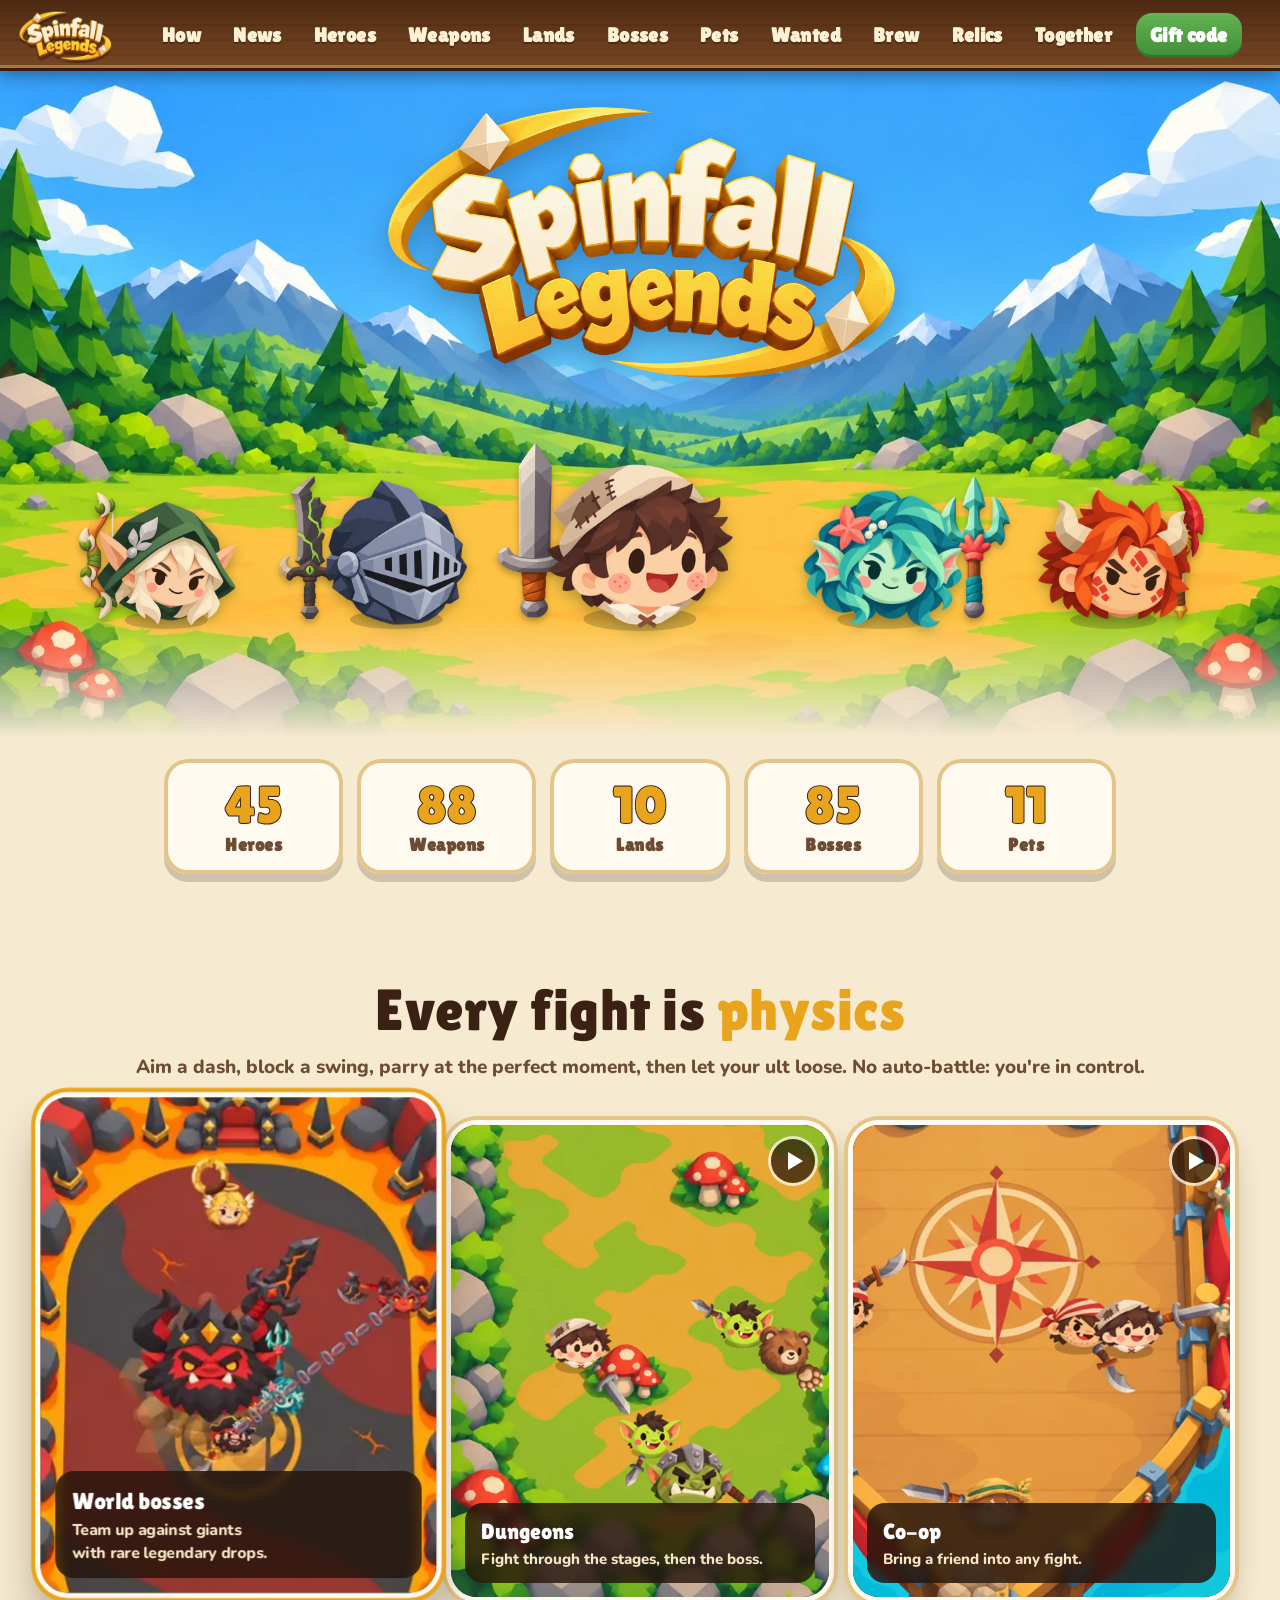
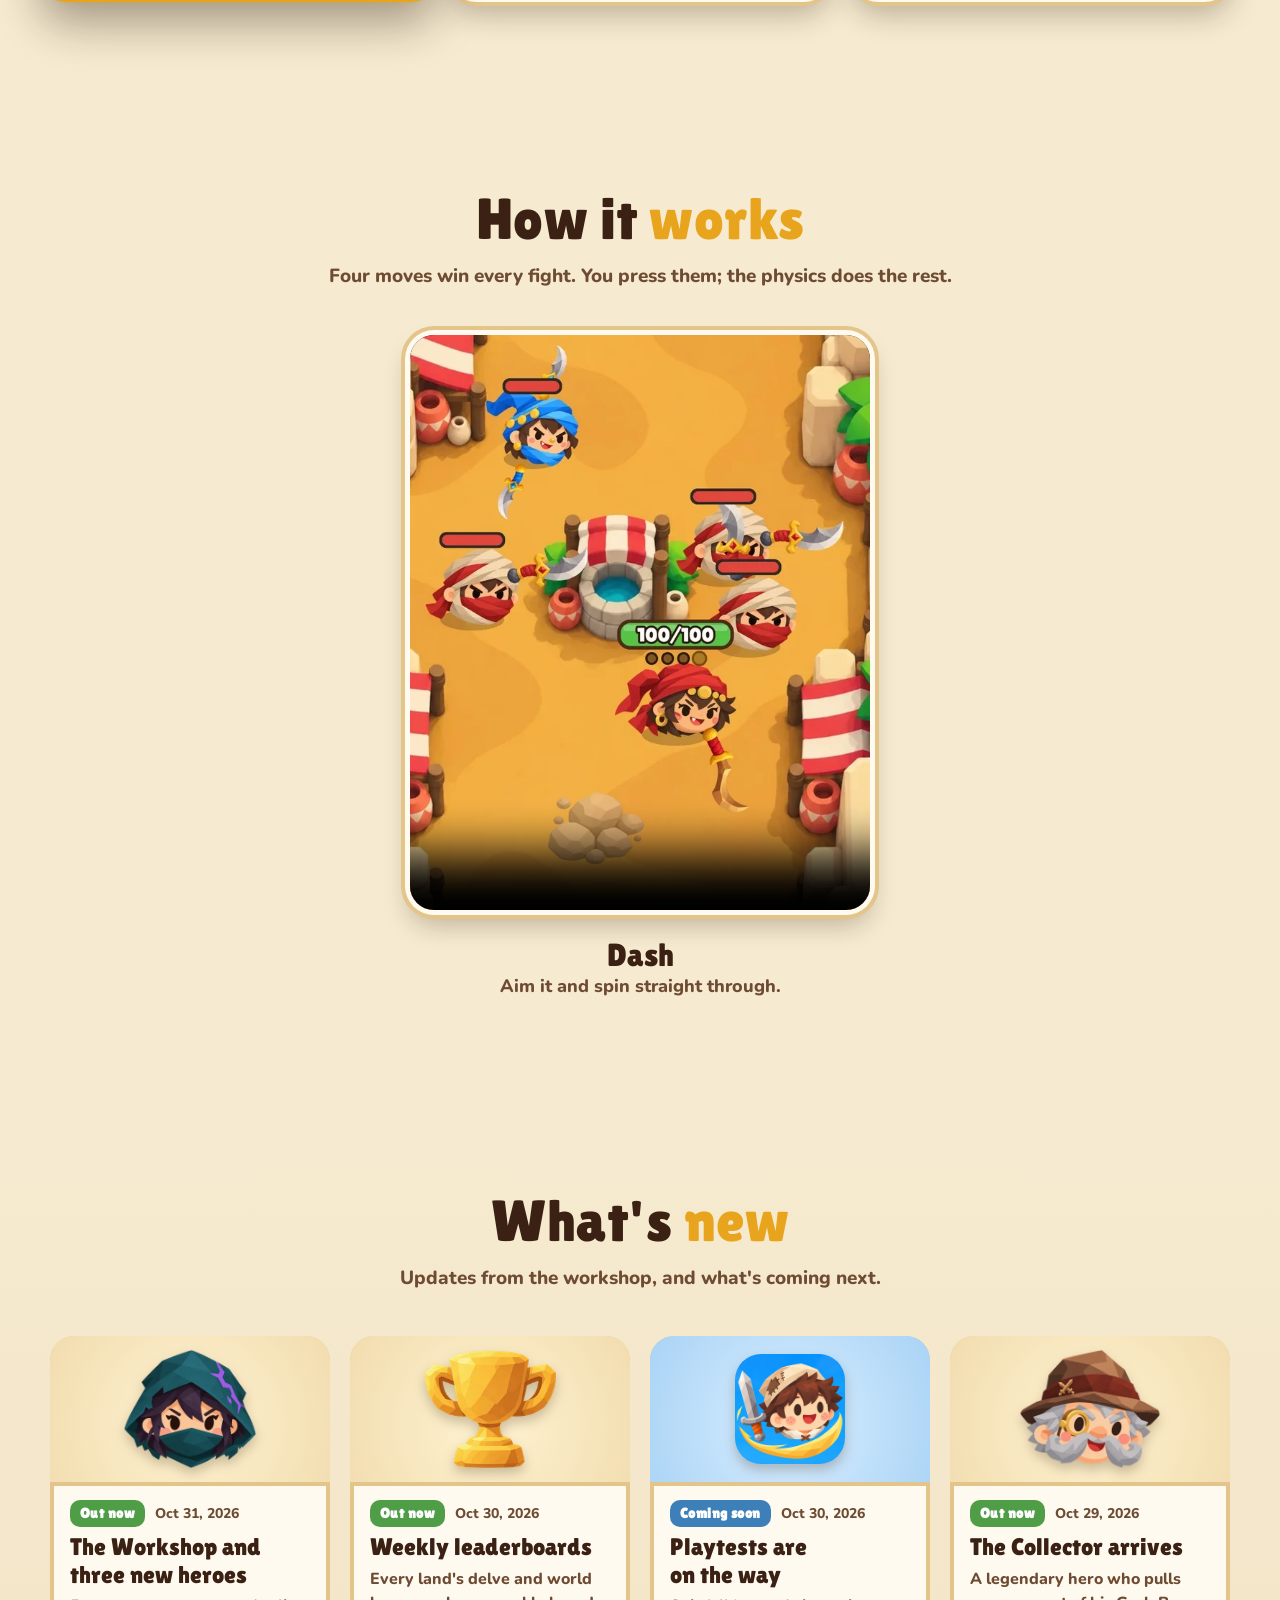
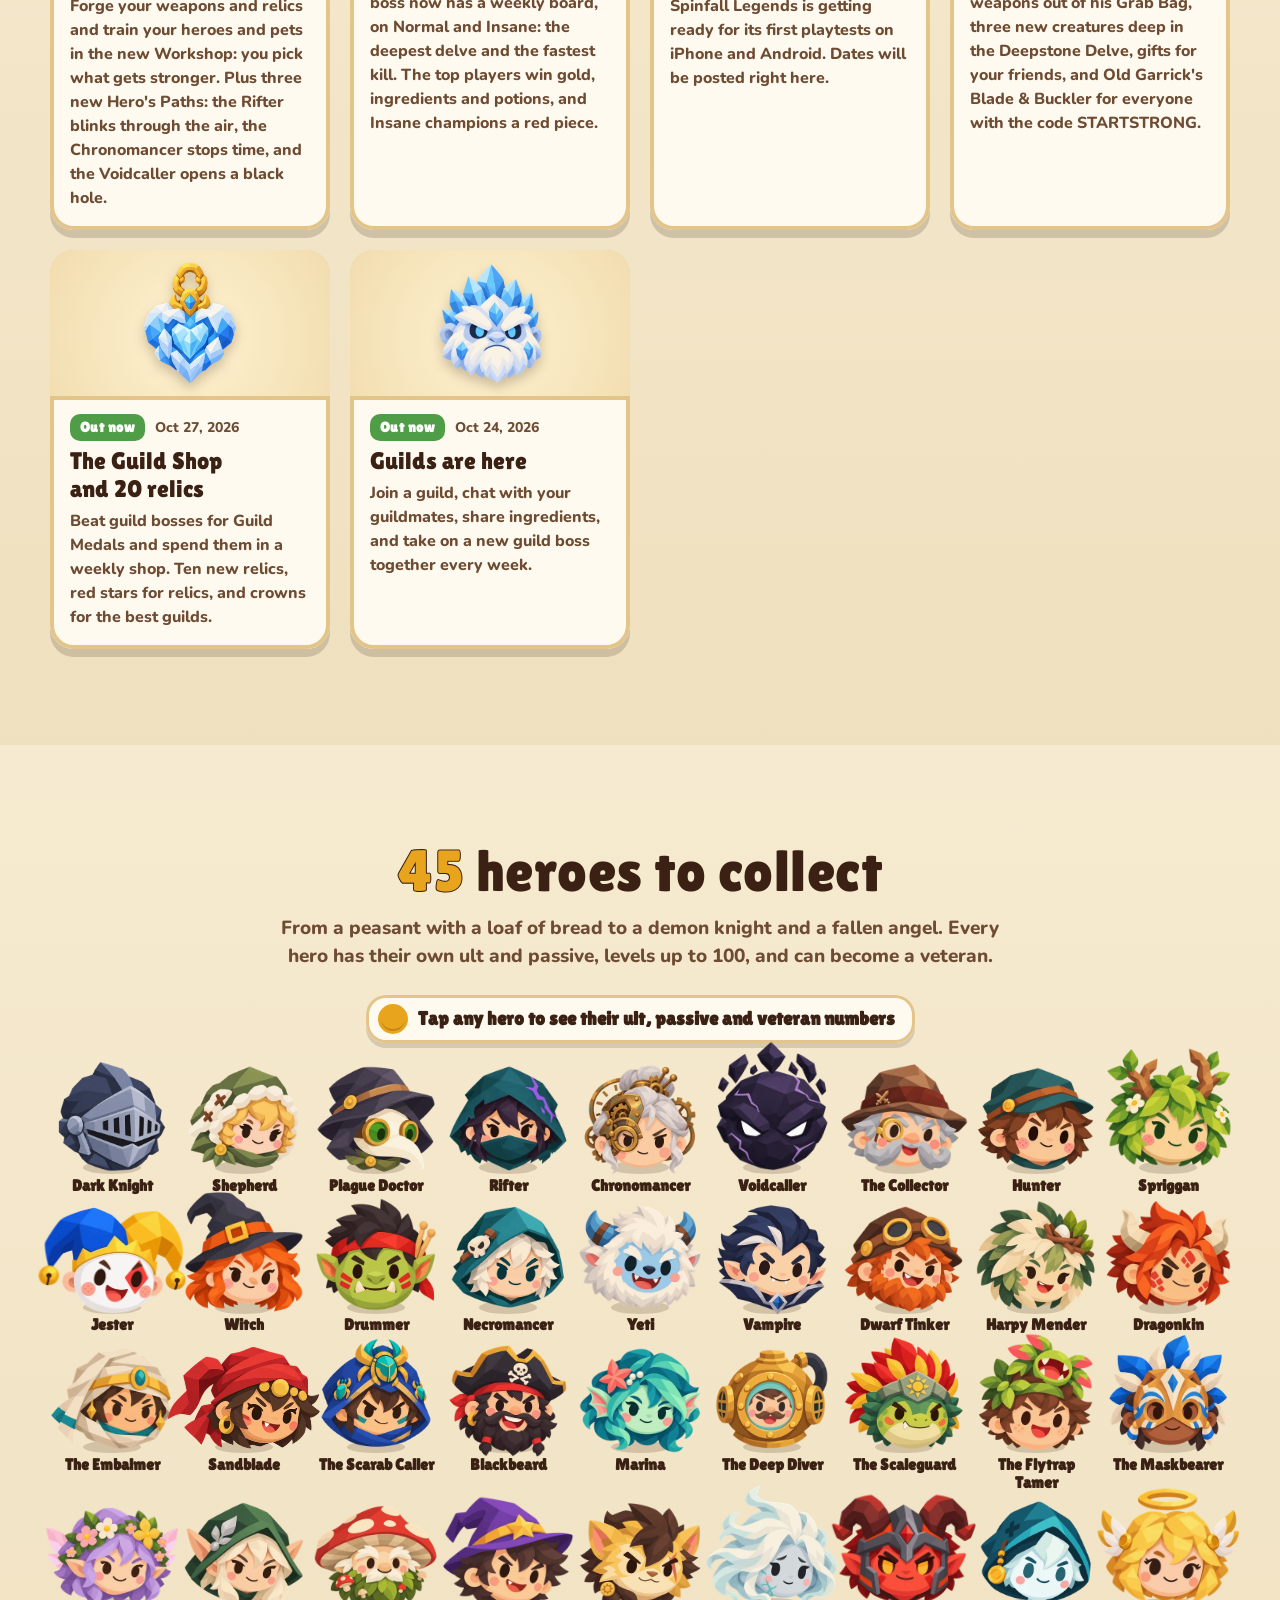
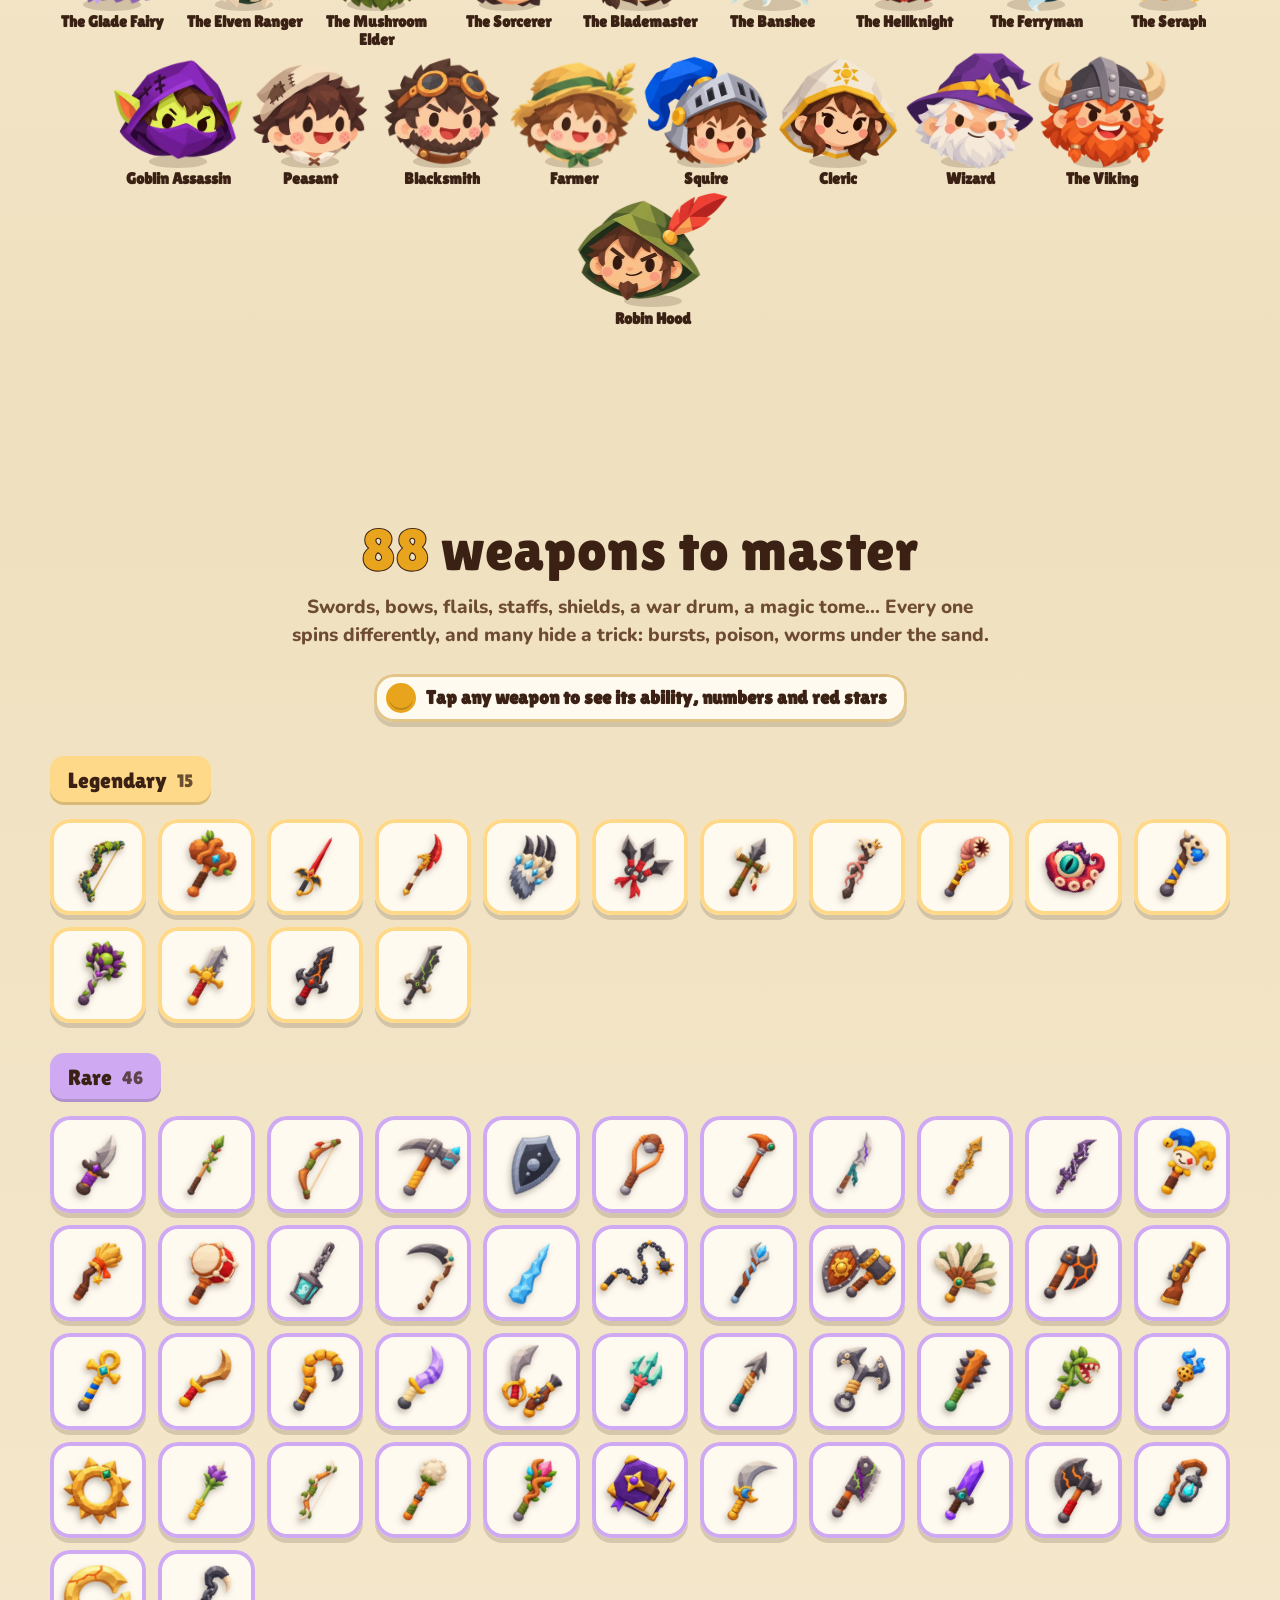
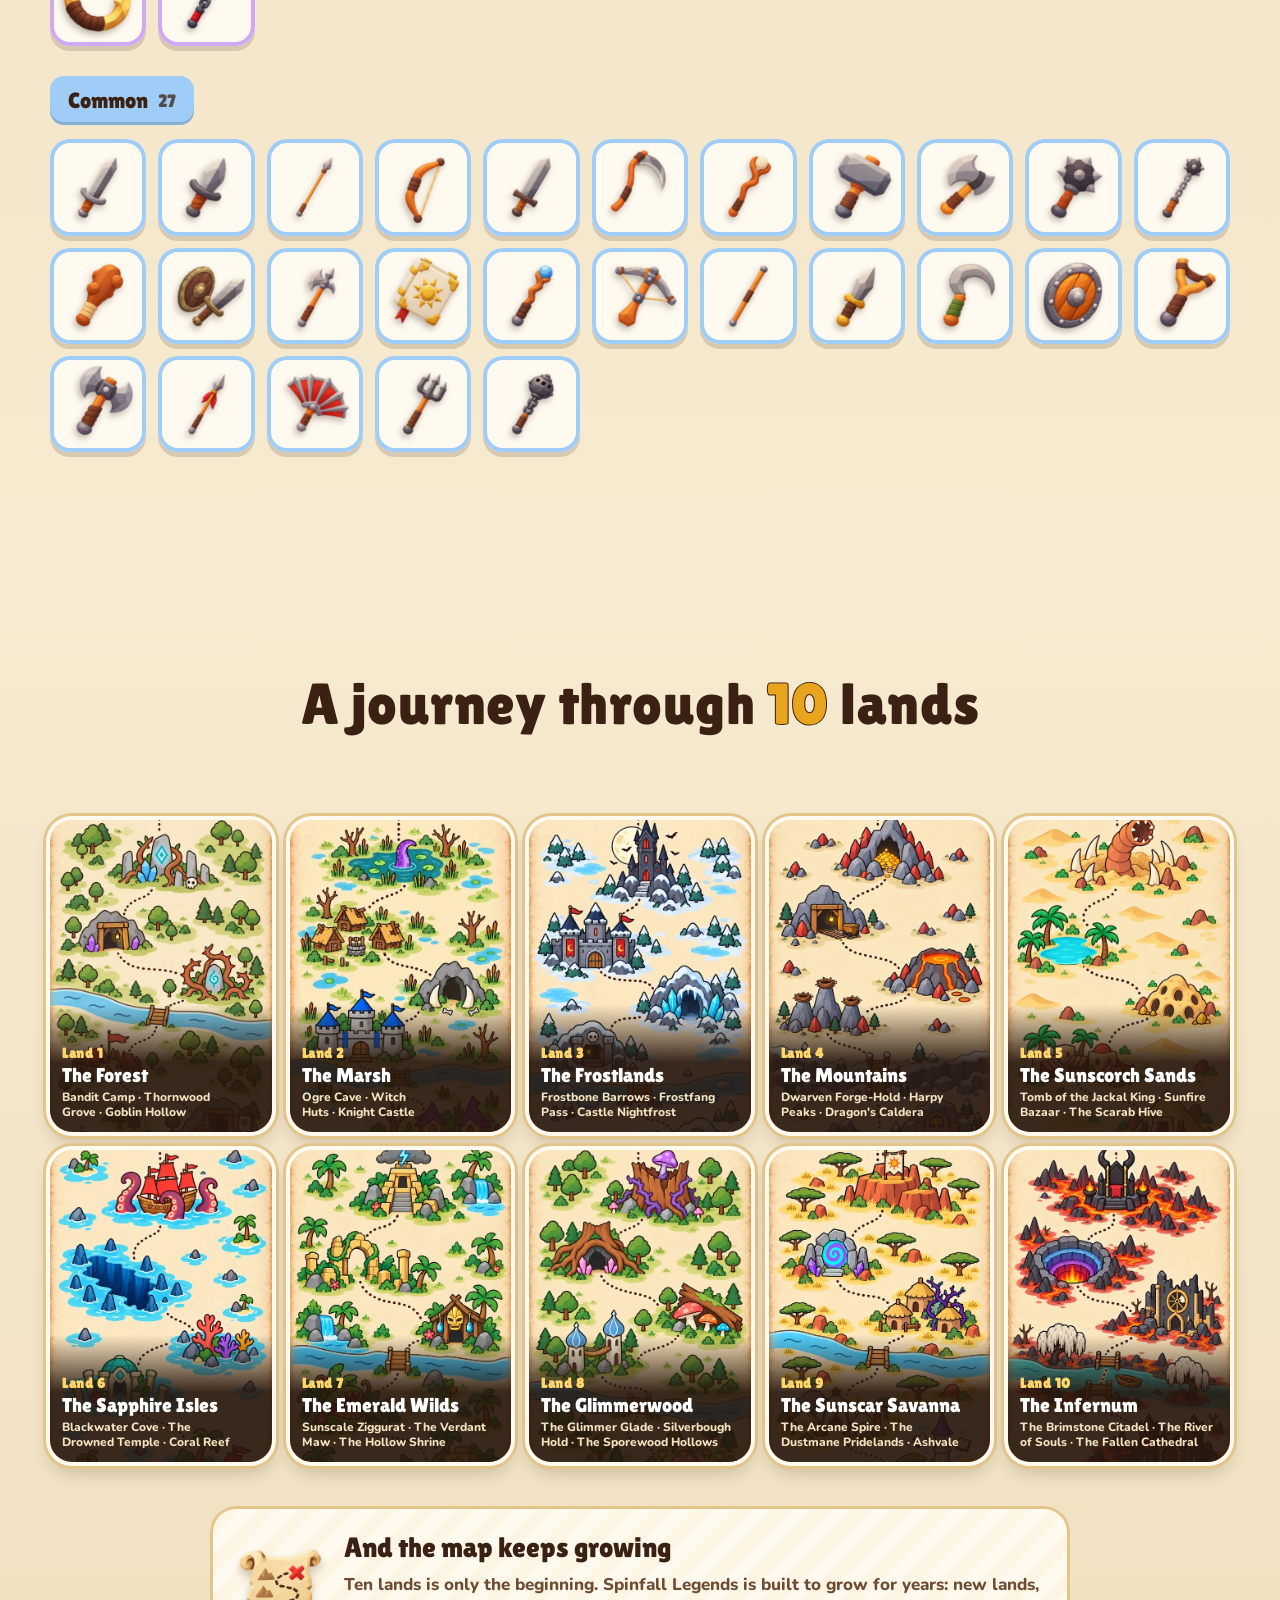
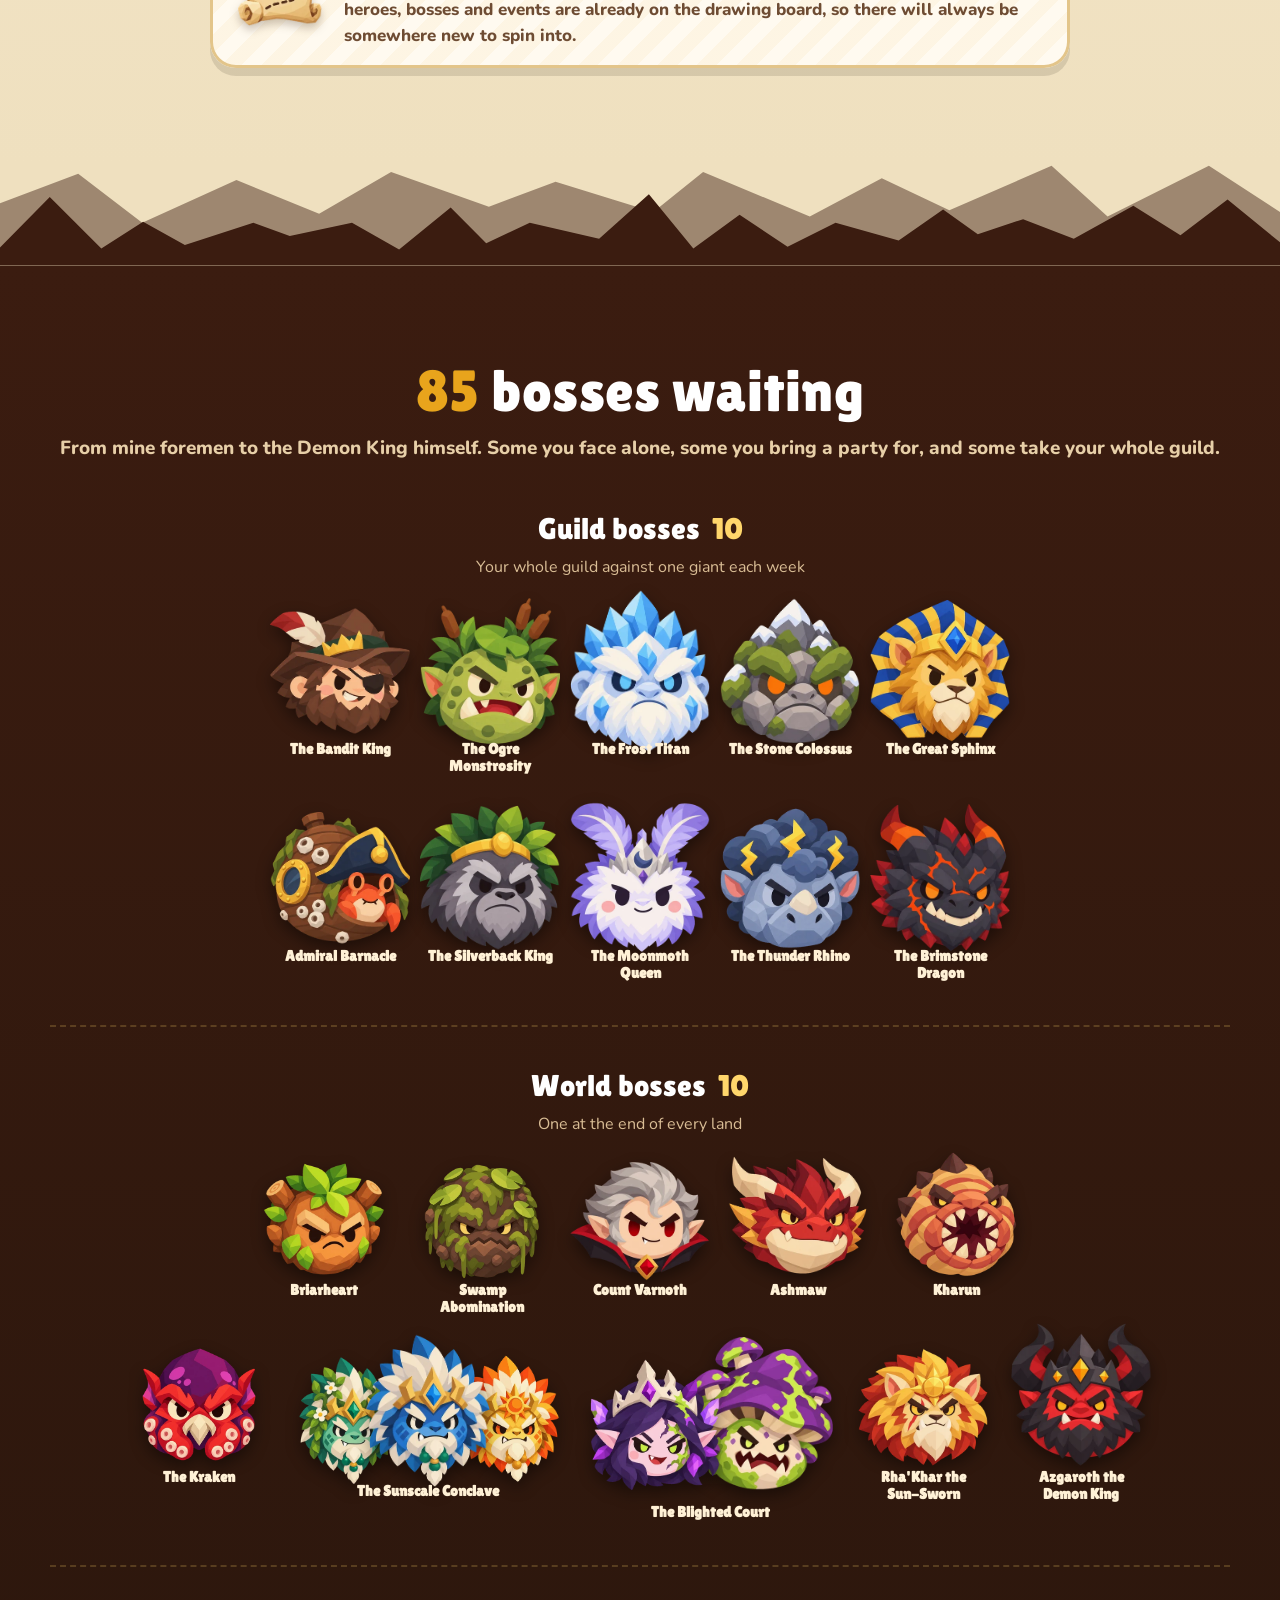
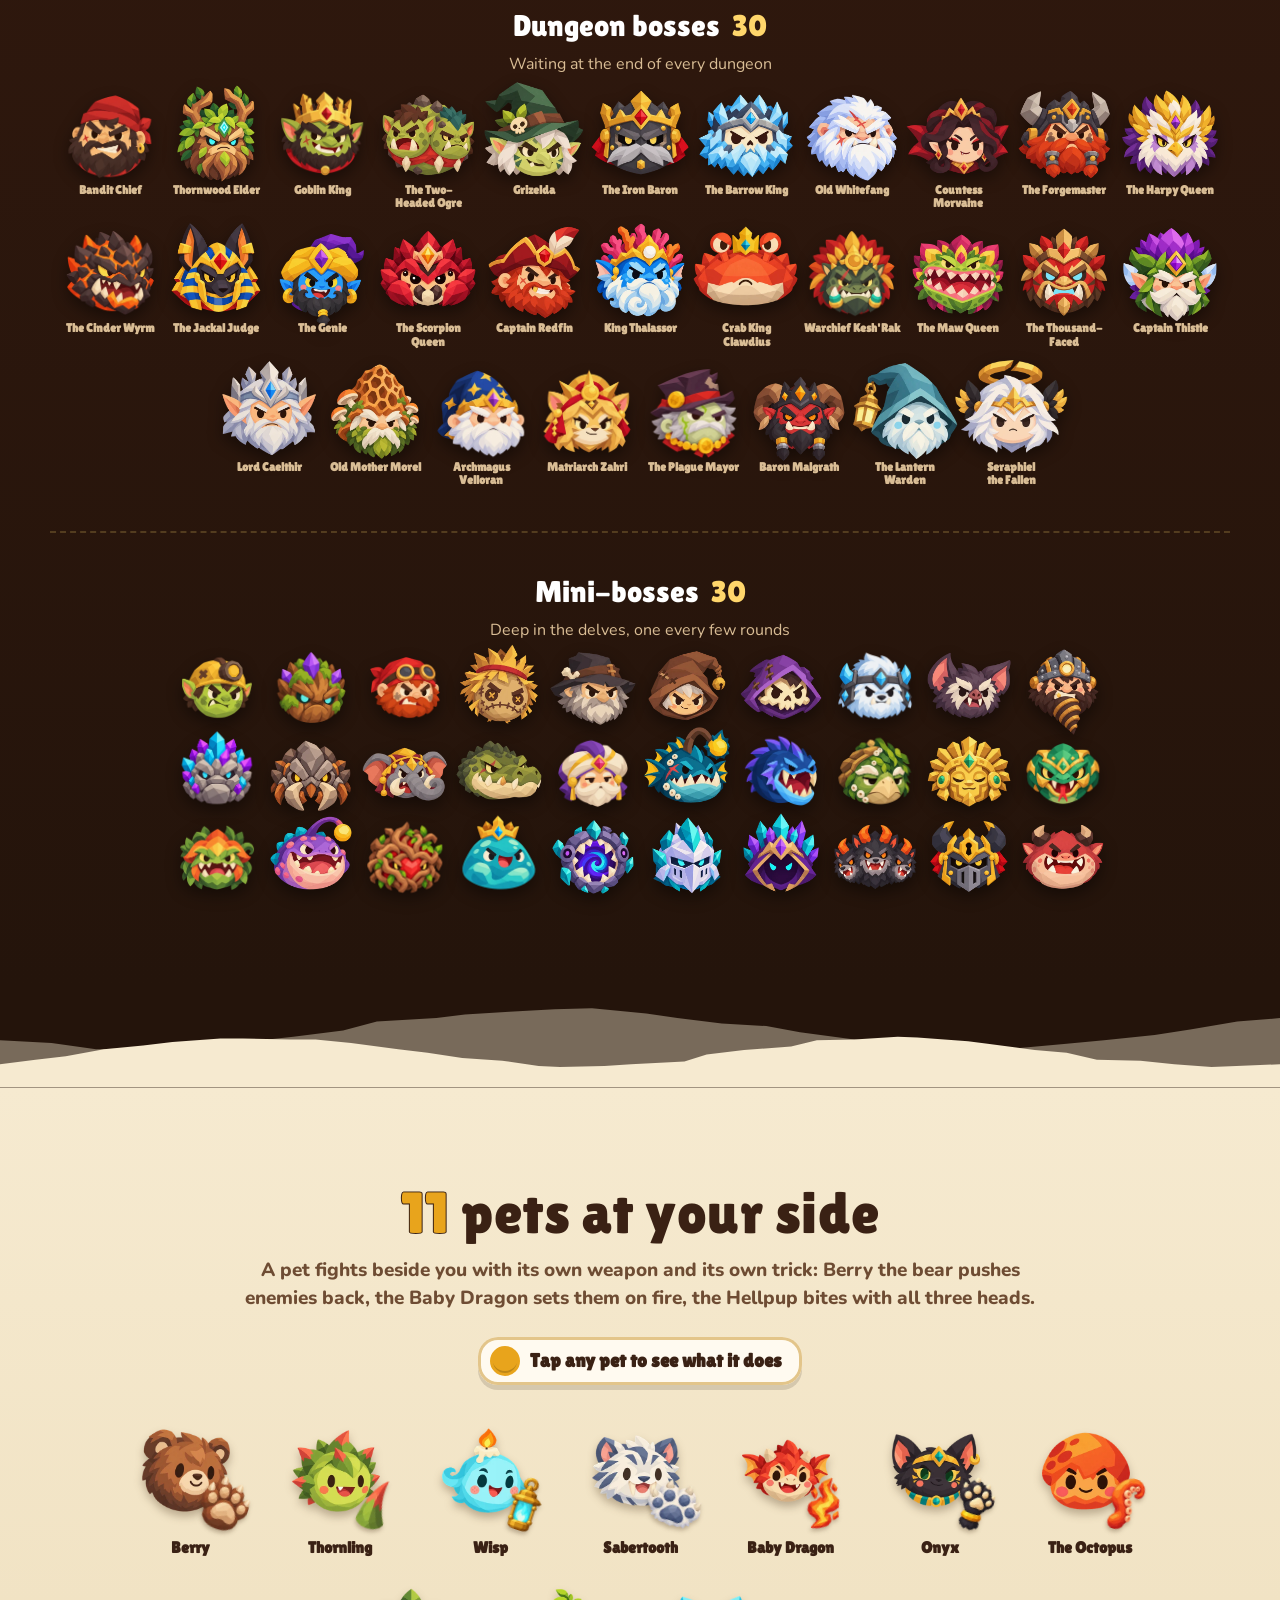
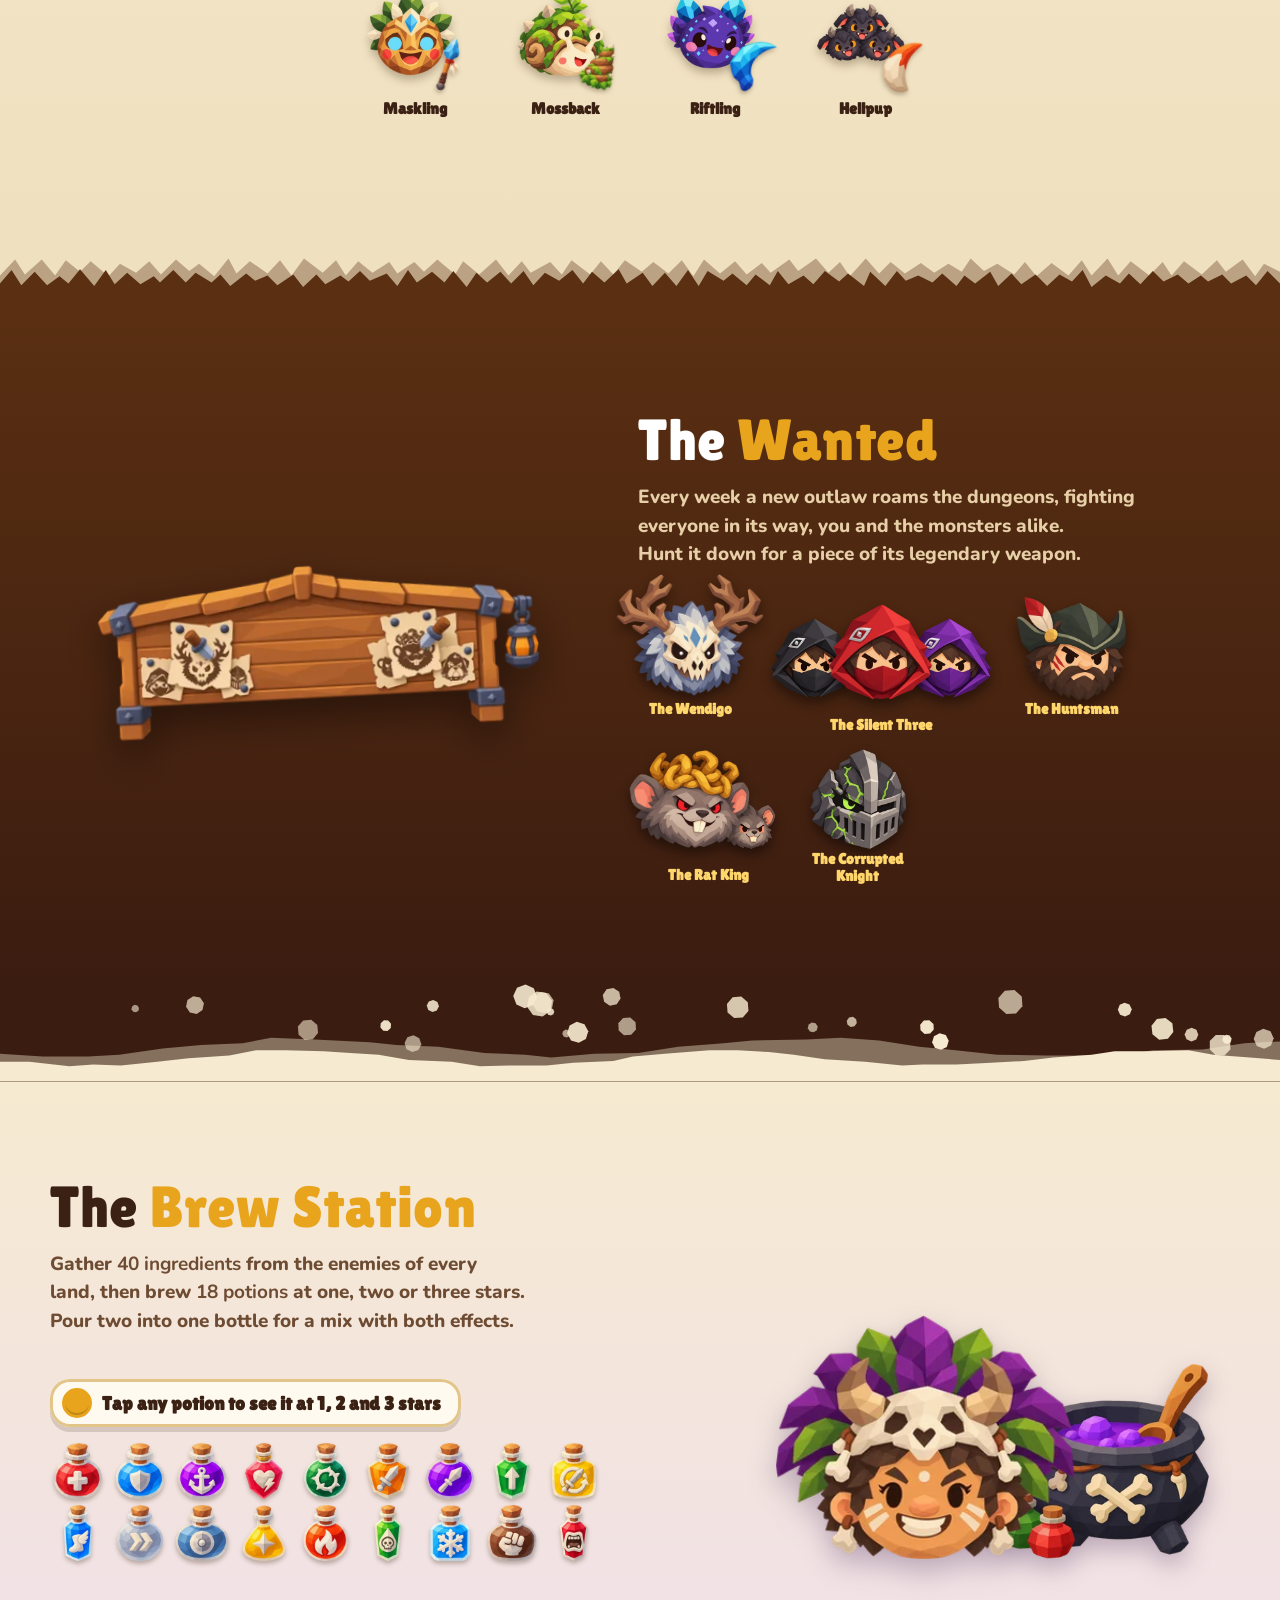
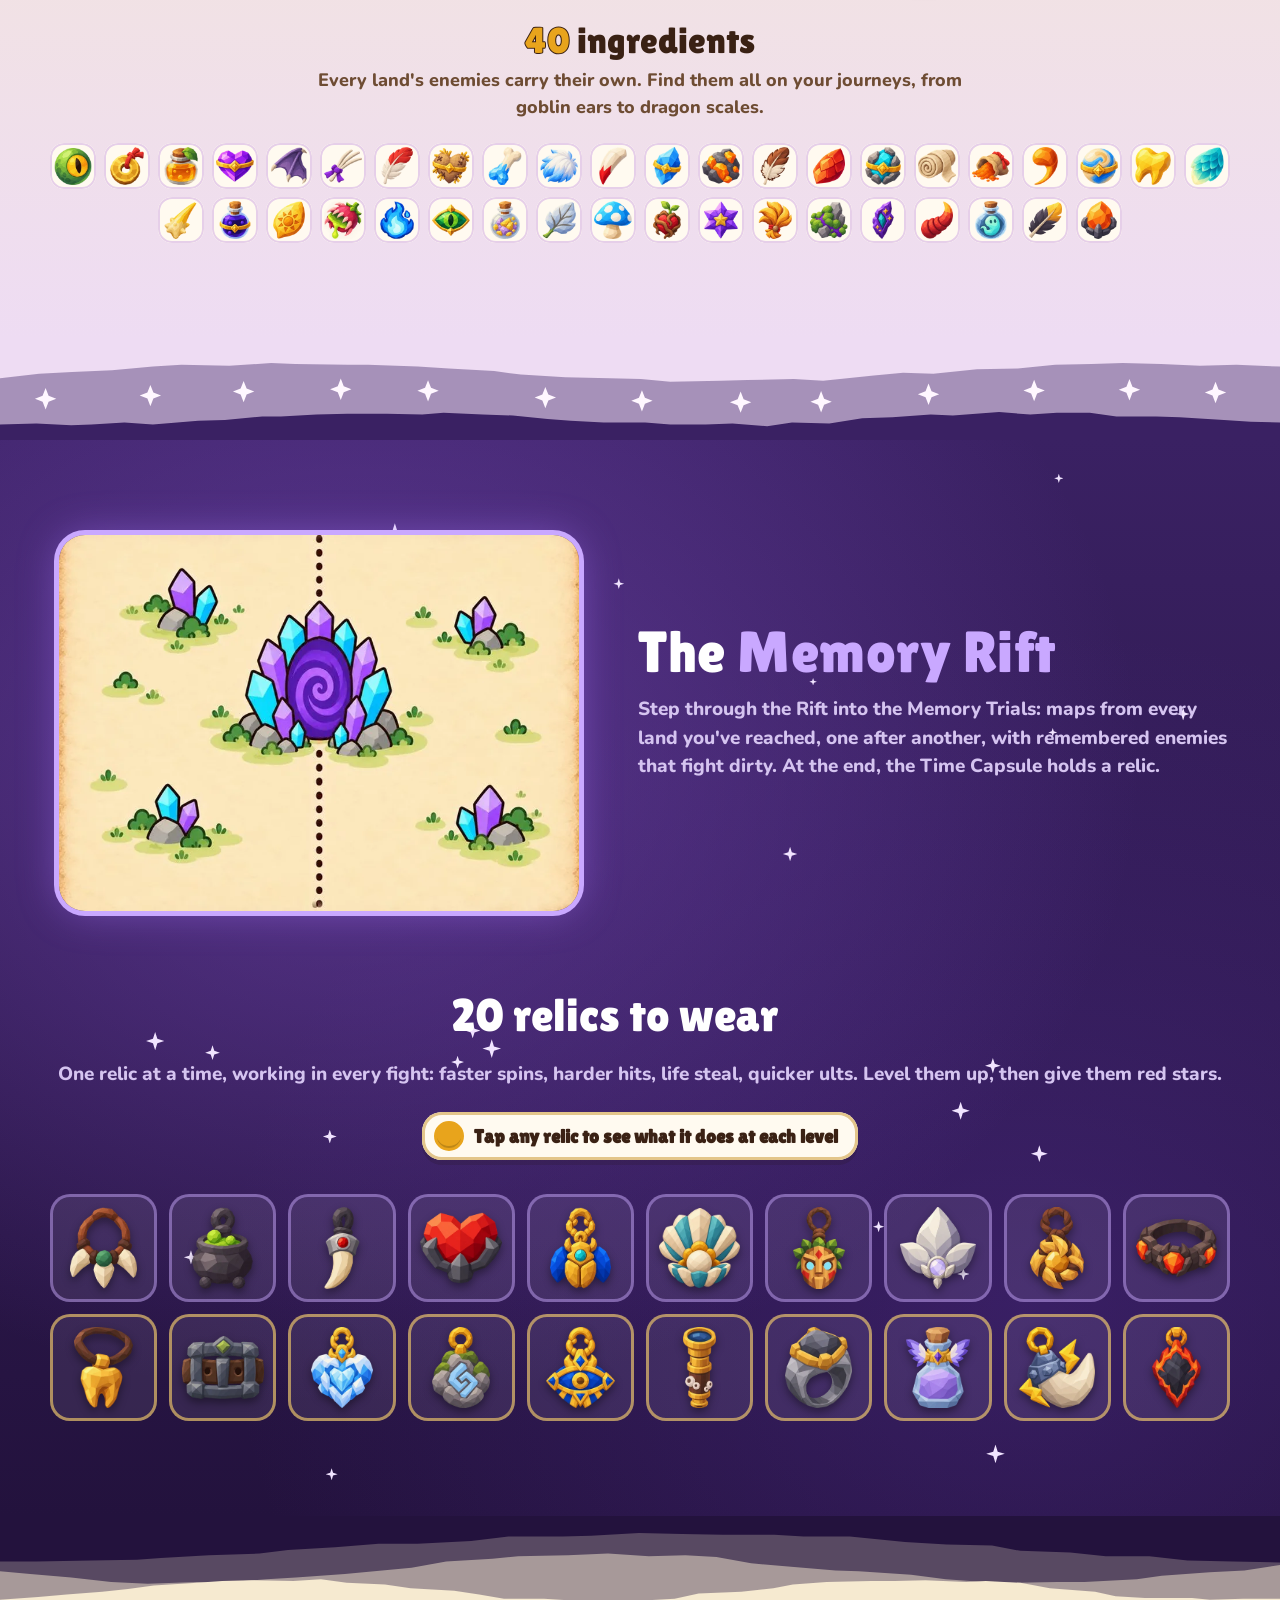
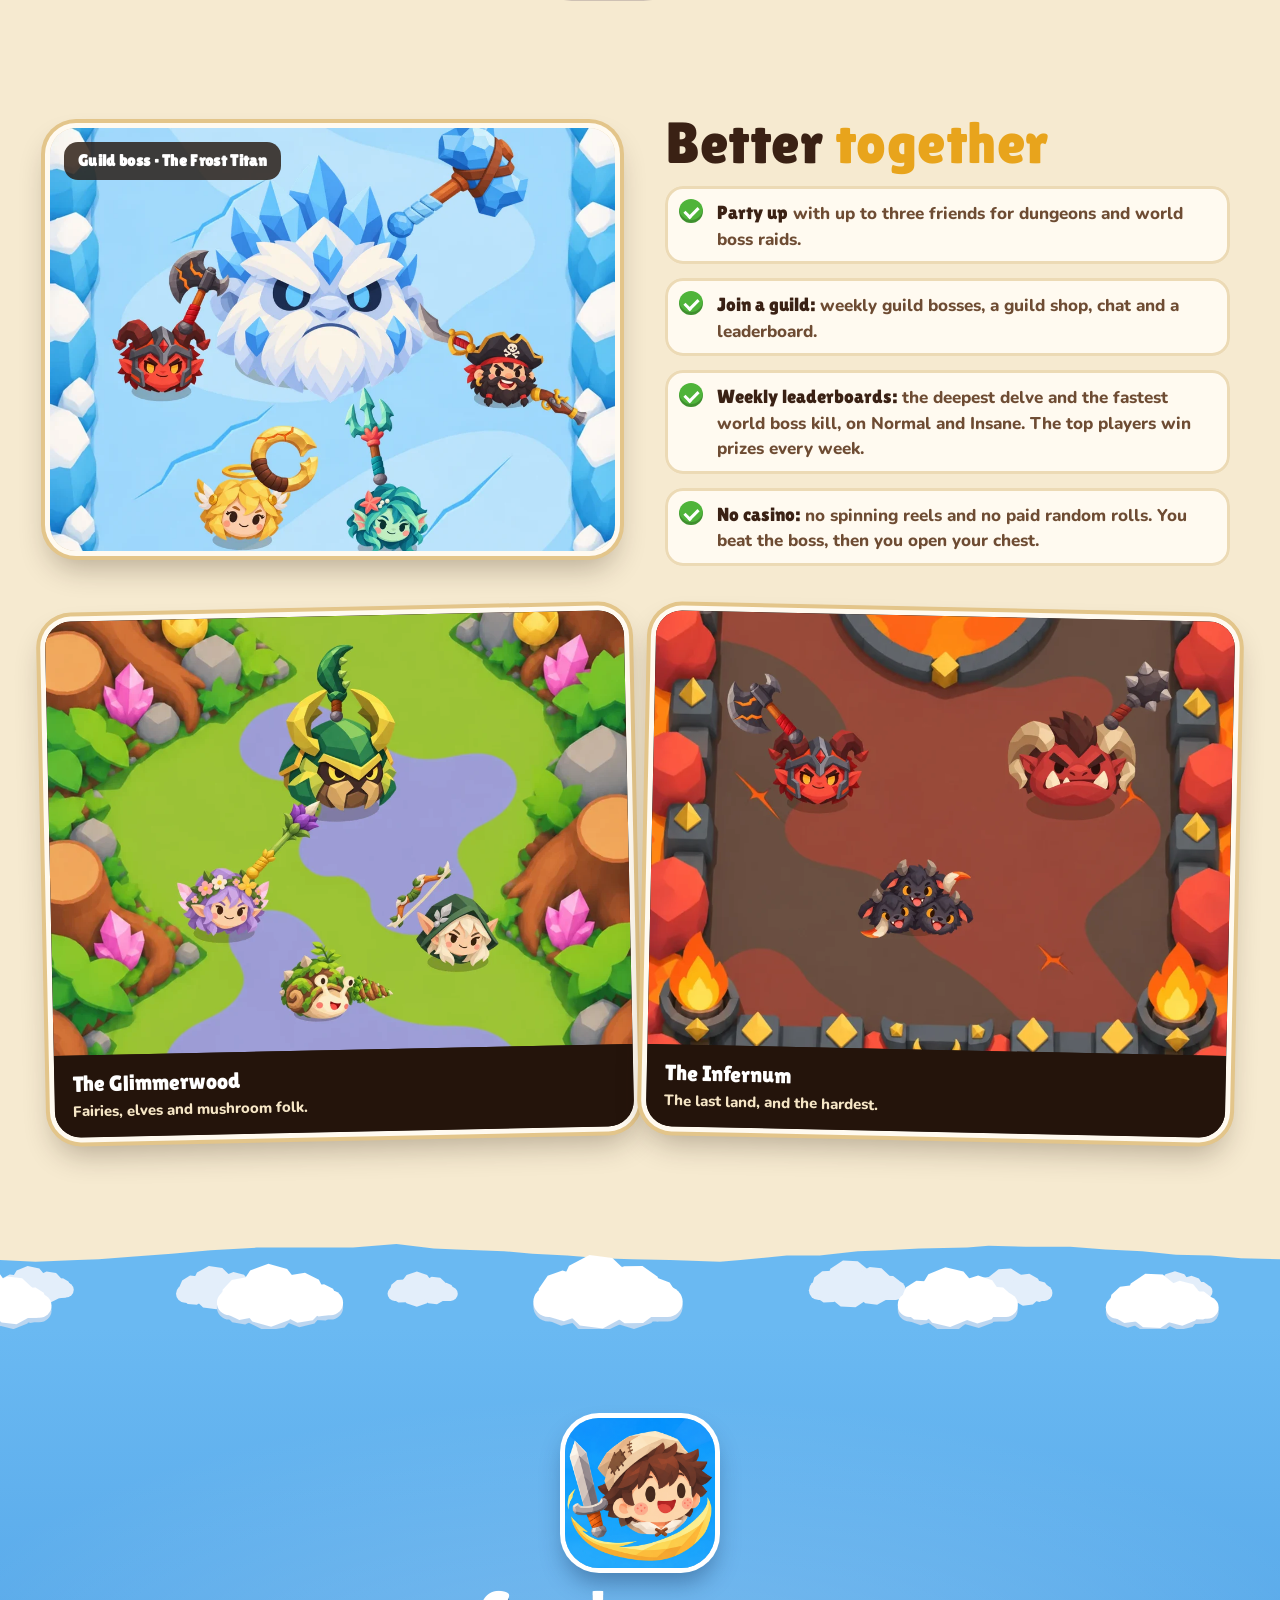
<file: index.html>
<!doctype html>
<html lang="en">
<head>
<meta charset="utf-8">
<meta name="viewport" content="width=device-width, initial-scale=1">
<title>Spinfall Legends</title>
<meta name="description" content="Spinfall Legends: a fantasy arena RPG where your hero is a spinning ball with a weapon. 45 heroes, 88 weapons, 10 lands, 85 bosses. Coming soon to iPhone and Android.">
<meta property="og:title" content="Spinfall Legends">
<meta property="og:description" content="Spin into battle. 45 heroes, 88 weapons, 10 lands and 85 bosses. Coming soon to iPhone and Android.">
<meta property="og:image" content="img/share.jpg">
<meta property="og:type" content="website">
<meta name="twitter:card" content="summary_large_image">
<meta name="theme-color" content="#4e2a13">
<link rel="icon" type="image/png" sizes="32x32" href="img/favicon-32.png?v=2">
<link rel="icon" type="image/png" sizes="64x64" href="img/favicon-64.png?v=2">
<link rel="apple-touch-icon" href="img/apple-touch-icon.png?v=2">
<link rel="preconnect" href="https://fonts.googleapis.com">
<link rel="preconnect" href="https://fonts.gstatic.com" crossorigin>
<link rel="stylesheet" href="https://fonts.googleapis.com/css2?family=Lilita+One&family=Nunito:wght@700;800;900&display=swap">
<link rel="stylesheet" href="style.css?v=553">   <!-- (?v=: bump it with every website update, so no visitor gets an old copy of a file with the new page) -->
</head>
<body>
<!-- Spinfall Legends' landing page (redone Oct 28). Plain HTML, CSS and a little JavaScript, no build step: upload this folder to any static host
     (Netlify or Cloudflare Pages) and point spinfalllegends.com at it. The heroes, weapons, bosses and areas come from the game (data.js and img/, made by
     tools/site/data.js); the battle shots are staged in the game with Claude's photo mode (tools/site/shots.js). -->

<header class="topbar" id="top">
  <a class="tb-logo" href="#top" aria-label="Spinfall Legends: back to the top"><img src="img/logo-small.png" alt="Spinfall Legends"></a>
  <nav class="tb-nav" id="tbNav" aria-label="Sections">
    <a href="#how">How</a><a href="#news">News</a><a href="#heroes">Heroes</a><a href="#weapons">Weapons</a><a href="#world">Lands</a><a href="#bosses">Bosses</a><a href="#more">Pets</a><a href="#wanted">Wanted</a><a href="#brew">Brew</a><a href="#rift">Relics</a><a href="#together">Together</a><a class="tb-gift" href="#soon">Gift code</a>
  </nav>
</header>

<section class="hero">
  <!-- (Oct 30, Jake) the banner: his painted meadow, and the cast on it as pictures from the game, each swaying a little: the Peasant in the middle,
       the Elven Ranger and the Dark Knight on his left, Marina and the Dragonkin on his right (data.js GAME.cast) -->
  <div class="hero-art"><div class="scene"><img class="hero-bg" src="img/scene.webp?v=553" alt="A meadow below snowy mountains"><div class="cast" id="cast"></div></div><img class="hero-logo" src="img/logo.png" alt="Spinfall Legends"></div>
  <!-- (Jake, Oct 30: the "Spin into battle" intro under the banner went: the banner leads straight into the counts, and "Every fight is physics" shows the game) -->
</section>

<section class="counts">
  <div><b data-n="45">45</b><span>Heroes</span></div>
  <div><b data-n="88">88</b><span>Weapons</span></div>
  <div><b data-n="10">10</b><span>Lands</span></div>
  <div><b data-n="85">85</b><span>Bosses</span></div>
  <div><b data-n="11">11</b><span>Pets</span></div>
</section>

<section class="sec action">
  <h2>Every fight is <em>physics</em></h2>
  <p class="sub">Aim a dash, block a swing, parry at the perfect moment, then let your ult loose. No auto-battle: you're in control.</p>
  <div class="shots">
    <!-- (Oct 30, Jake) each card plays ~10 s of a real fight in turn (tools/site/clips.js): data-clip the animation, data-still the picture before it plays -->
    <figure class="shot" data-clip="clip_boss" data-still="shot_boss"><img src="img/shot_boss.webp" alt="Four heroes against Azgaroth the Demon King" loading="lazy"><span class="shot-play" aria-hidden="true"></span><figcaption><b>World bosses</b>Team up against giants with rare legendary drops.</figcaption></figure>
    <figure class="shot" data-clip="clip_dungeon" data-still="shot_dungeon"><img src="img/shot_dungeon.webp" alt="The Peasant and Berry fighting goblins on a meadow" loading="lazy"><span class="shot-play" aria-hidden="true"></span><figcaption><b>Dungeons</b>Fight through the stages, then the boss.</figcaption></figure>
    <figure class="shot" data-clip="clip_coop" data-still="shot_coop"><img src="img/shot_coop.webp" alt="The Peasant and the Farmer with swords on a pirate ship's deck" loading="lazy"><span class="shot-play" aria-hidden="true"></span><figcaption><b>Co-op</b>Bring a friend into any fight.</figcaption></figure>
  </div>
</section>

<section class="sec how" id="how">
  <!-- (Jake, Nov 1) HOW IT WORKS: one video (tools/site/howclips.js), four moments of 4 seconds each, no buttons; the words under it switch at each cut -->
  <h2>How it <em>works</em></h2>
  <p class="sub">Four moves win every fight. You press them; the physics does the rest.</p>
  <figure class="howv">
    <video id="howVid" muted loop playsinline preload="metadata" poster="img/how_still.webp?v=553" aria-label="Four moments from real fights: a dash through raiders, a parry, a health potion, and the Dragonkin's Fire Breath"><source src="img/how.mp4?v=553" type="video/mp4"></video>
  </figure>
  <div class="howcap" id="howCap">
    <p class="on"><b>Dash</b>Aim it and spin straight through.</p>
    <p><b>Block &amp; Parry</b>Block right as a hit lands to parry it.</p>
    <p><b>Potion</b>Low on health? Drink up.</p>
    <p><b>Ultimate</b>Hits fill it. When it lights up, let it loose.</p>
  </div>
</section>

<section class="sec news" id="news">
  <h2>What's <em>new</em></h2>
  <p class="sub">Updates from the workshop, and what's coming next.</p>
  <div class="newsgrid" id="newsGrid"></div>
</section>

<section class="sec heroes" id="heroes">
  <h2><span class="num">45</span> heroes to collect</h2>
  <p class="sub">From a peasant with a loaf of bread to a demon knight and a fallen angel. Every hero has their own ult and passive, levels up to 100, and can become a veteran.</p>
  <p class="hint"><span class="tapdot"></span>Tap any hero to see their ult, passive and veteran numbers</p>
  <div class="facewall" id="faceWall"></div>
  <p class="legend"><i class="r-common"></i>Common <i class="r-rare"></i>Rare <i class="r-legendary"></i>Legendary</p>
</section>

<section class="sec weapons" id="weapons">
  <h2><span class="num">88</span> weapons to master</h2>
  <p class="sub">Swords, bows, flails, staffs, shields, a war drum, a magic tome... Every one spins differently, and many hide a trick: bursts, poison, worms under the sand.</p>
  <p class="hint"><span class="tapdot"></span>Tap any weapon to see its ability, numbers and red stars</p>
  <div class="rack" id="rack"></div>
</section>

<section class="sec world" id="world">
  <h2>A journey through <span class="num">10</span> lands</h2>
  <p class="sub">Each land has its own three dungeons, a delve that goes on forever, and a world boss at the end.</p>
  <div class="lands" id="lands"></div>
  <!-- (Jake, Oct 30: let people know the game will keep growing for a long time) -->
  <div class="beyond">
    <img src="img/ic_map.webp" alt="">
    <div><h3>And the map keeps growing</h3>
      <p>Ten lands is only the beginning. Spinfall Legends is built to grow for years: new lands, heroes, bosses and events are already on the drawing board, so there will always be somewhere new to spin into.</p></div>
  </div>
</section>

<div class="edge" data-k="rock" data-a="#efe0bf" data-b="#3b1c10" aria-hidden="true"></div>

<section class="sec bosses" id="bosses">
  <h2><span class="num">85</span> bosses waiting</h2>
  <p class="sub">From mine foremen to the Demon King himself. Some you face alone, some you bring a party for, and some take your whole guild.</p>
  <div class="tiers" id="tiers"></div>
</section>

<div class="edge" data-k="hills" data-a="#24140b" data-b="#f6ead0" aria-hidden="true"></div>

<section class="sec pets" id="more">
  <h2><span class="num">11</span> pets at your side</h2>
  <p class="sub">A pet fights beside you with its own weapon and its own trick: Berry the bear pushes enemies back, the Baby Dragon sets them on fire, the Hellpup bites with all three heads.</p>
  <p class="hint"><span class="tapdot"></span>Tap any pet to see what it does</p>
  <div class="petrow" id="petRow"></div>
</section>

<div class="edge" data-k="torn" data-a="#efe0bf" data-b="#5a2f12" aria-hidden="true"></div>

<section class="sec wanted" id="wanted">
  <div class="split">
    <div class="split-art"><img class="board" src="img/u_wantedboard.webp" alt="The Wanted board" loading="lazy"></div>
    <div class="split-copy">
      <h2 class="left">The <em>Wanted</em></h2>
      <p class="sub left">Every week a new outlaw roams the dungeons, fighting everyone in its way, you and the monsters alike. Hunt it down for a piece of its legendary weapon.</p>
      <div class="wantedrow" id="wantedRow"></div>
    </div>
  </div>
</section>

<div class="edge" data-k="bubbles" data-a="#3b1c10" data-b="#f6ead0" aria-hidden="true"></div>

<section class="sec brew" id="brew">
  <div class="split rev">
    <div class="split-copy">
      <h2 class="left">The <em>Brew Station</em></h2>
      <p class="sub left">Gather <b>40 ingredients</b> from the enemies of every land, then brew <b>18 potions</b> at one, two or three stars. Pour two into one bottle for a mix with both effects.</p>
      <p class="hint left pothint"><span class="tapdot"></span>Tap any potion to see it at 1, 2 and 3 stars</p>
      <div class="potrow" id="potRow"></div>
    </div>
    <div class="split-art brewart"><img class="cauldron" src="img/u6_cauldron.webp" alt="" loading="lazy"><img class="brewer" src="img/u6_brewmaster.webp" alt="The Brewmaster" loading="lazy"></div>
  </div>
  <div class="inghead"><h3><span class="num">40</span> ingredients</h3><p>Every land's enemies carry their own. Find them all on your journeys, from goblin ears to dragon scales.</p></div>
  <div class="ingrow" id="ingRow"></div>
</section>

<div class="edge" data-k="magic" data-a="#eedcf3" data-b="#3a2163" aria-hidden="true"></div>

<section class="sec rift" id="rift">
  <div class="split">
    <div class="split-art riftart"><img src="img/rift.webp" alt="The Memory Rift" loading="lazy"></div>
    <div class="split-copy">
      <h2 class="left">The <em>Memory Rift</em></h2>
      <p class="sub left">Step through the Rift into the Memory Trials: maps from every land you've reached, one after another, with remembered enemies that fight dirty. At the end, the Time Capsule holds a relic.</p>
    </div>
  </div>
  <h3 class="relich"><span class="num">20</span> relics to wear</h3>
  <p class="sub">One relic at a time, working in every fight: faster spins, harder hits, life steal, quicker ults. Level them up, then give them red stars.</p>
  <p class="hint"><span class="tapdot"></span>Tap any relic to see what it does at each level</p>
  <div class="relicrow" id="relicRow"></div>
</section>

<div class="edge" data-k="mist" data-a="#23123d" data-b="#f6ead0" aria-hidden="true"></div>

<section class="sec together" id="together">
  <div class="tog">
    <div class="tog-shot"><img src="img/shot_guild.webp" alt="Four guildmates against the Frost Titan" loading="lazy"><span class="tog-tag">Guild boss · The Frost Titan</span></div>
    <div class="tog-copy">
      <h2>Better <em>together</em></h2>
      <ul class="ticks">
        <li><b>Party up</b> with up to three friends for dungeons and world boss raids.</li>
        <li><b>Join a guild:</b> weekly guild bosses, a guild shop, chat and a leaderboard.</li>
        <li><b>Weekly leaderboards:</b> the deepest delve and the fastest world boss kill, on Normal and Insane. The top players win prizes every week.</li>
        <li><b>No casino:</b> no spinning reels and no paid random rolls. You beat the boss, then you open your chest.</li>
      </ul>
    </div>
  </div>
  <div class="more">
    <figure class="shot wide"><img src="img/shot_glade2.webp?v=2" alt="The Glade Fairy, the Elven Ranger and Mossback in the Glimmerwood" loading="lazy"><figcaption><b>The Glimmerwood</b>Fairies, elves and mushroom folk.</figcaption></figure>
    <figure class="shot wide"><img src="img/shot_citadel2.webp?v=2" alt="The Hellknight and his Hellpup in the Brimstone Citadel" loading="lazy"><figcaption><b>The Infernum</b>The last land, and the hardest.</figcaption></figure>
  </div>
</section>

<div class="edge" data-k="clouds" data-a="#f6ead0" data-b="#6ab9f2" aria-hidden="true"></div>

<section class="soon" id="soon">
  <img class="soon-face" src="img/icon-512.png?v=2" alt="">
  <h2>Coming soon</h2>
  <p>Spinfall Legends is in development for iPhone and Android. Playtests come first.</p>
  <p class="mail">Questions? <a href="mailto:team@spinfalllegends.com">team@spinfalllegends.com</a></p>
  <div class="gift">
    <div class="gift-art">
      <img class="gift-face" src="img/garrick.webp" alt="Old Garrick">
      <span class="gift-wpn tap" data-t="w" data-k="garrick" title="Garrick's Blade &amp; Buckler"><img src="img/w_garrick.webp" alt="Garrick's Blade &amp; Buckler"></span>
    </div>
    <div class="gift-copy">
      <small class="gift-kick">A gift from Old Garrick</small>
      <h3>Start strong.</h3>
      <p>His own <b>Blade &amp; Buckler</b>: a sword, with a buckler that stops enemy shots. In the game, open <b>Settings</b>, then <b>Redeem a code</b>.</p>
      <div class="gift-code"><span class="gc-tiles" aria-label="STARTSTRONG">STARTSTRONG</span><button type="button" id="codeCopy">COPY</button></div>
    </div>
  </div>
</section>

<div class="edge" data-k="forest" data-a="#3b8fdc" data-b="#4e2a13" aria-hidden="true"></div>

<footer class="foot">
  <div class="foot-in">
    <div class="foot-brand"><img src="img/logo-small.png" alt="Spinfall Legends"><p>A fantasy arena RPG where your hero is a spinning ball with a weapon. Coming soon to iPhone and Android.</p></div>
    <div class="foot-col"><h4>The game</h4><a href="#news">News</a><a href="#heroes">Heroes</a><a href="#bosses">Bosses</a><a href="#soon">Gift code</a></div>
    <div class="foot-col"><h4>Help</h4><a href="mailto:team@spinfalllegends.com">Support</a><a href="mailto:team@spinfalllegends.com?subject=Bug%20report">Report a bug</a><a href="mailto:team@spinfalllegends.com?subject=Press">Press</a></div>
    <div class="foot-col"><h4>Legal</h4><a href="terms.html">Terms of Service</a><a href="privacy.html">Privacy Policy</a></div>
  </div>
  <p class="foot-small">© 2026 Spinfall Legends · <a href="mailto:team@spinfalllegends.com">team@spinfalllegends.com</a> · All pictures are from the game in development.<br>iPhone is a trademark of Apple Inc. Android is a trademark of Google LLC.</p>
</footer>

<div class="pop" id="pop" hidden>
  <div class="pop-bg" id="popBg"></div>
  <div class="pop-card" role="dialog" aria-modal="true" aria-labelledby="popName"><i class="pop-grab"></i><button class="pop-x" id="popX" aria-label="Close">&times;</button><div class="pop-body" id="popBody"></div></div>
</div>

<script src="data.js?v=553"></script>
<script src="news.js?v=553"></script>
<script>
// the content sections, filled from the game's own lists (data.js)
const $ = id => document.getElementById(id);
const face = (img, spr, cls = "") => `<span class="ball ${cls}" style="--ws:${spr[0]};--oy:${spr[1]}"><img src="img/${img}.webp" alt="" loading="lazy"></span>`;
const ORDER = { legendary: 0, rare: 1, common: 2 };
// the banner's cast: [where across the meadow (%), size, which side the weapon is on]; each bobs and sways on its own beat
const CAST_AT = { ranger: [13, .8, "l"], darkknight: [31, .9, "l"], peasant: [50, 1.1, "l"], marina: [69, .9, "r"], dragonkin: [87, .84, "r"] };
$("cast").innerHTML = GAME.cast.map((c, i) => { const [x, s, side] = CAST_AT[c.k], h = GAME.heroes.find(q => q.k === c.k);
  return `<div class="cm ${side}" style="--x:${x}%;--s:${s};--i:${i}"><i class="cm-sh"></i><div class="cm-bob"><img class="cm-w" src="img/bnw_${c.w}.webp" alt="">${face("bn_" + c.k, c.spr)}</div><span class="sr">${h ? h.name : c.k}</span></div>`; }).join("");
// the news (news.js): newest first
const NEWS_TAG = { update: "Out now", soon: "Coming soon", dev: "Behind the scenes" };
$("newsGrid").innerHTML = NEWS.map((n, i) => `<article class="post t-${n.tag}${i === 0 ? " first" : ""}"><div class="post-art"><img src="img/${n.img}" alt="" loading="lazy"></div>
  <div class="post-in"><p class="post-meta"><span class="post-tag">${NEWS_TAG[n.tag] || n.tag}</span><time>${n.date}</time></p><h3>${n.title}</h3><p>${n.text}</p></div></article>`).join("");
// heroes: legendary first, then rare, then common
$("faceWall").innerHTML = GAME.heroes.slice().sort((a, b) => ORDER[a.rar] - ORDER[b.rar])
  .map(h => `<figure class="hero-t tap r-${h.rar}" data-t="h" data-k="${h.k}">${face("h_" + h.k, h.spr)}<figcaption>${h.name}</figcaption></figure>`).join("");
// weapons: one row a rarity
$("rack").innerHTML = ["legendary", "rare", "common"].map(r => { const L = GAME.weapons.filter(w => w.rar === r);
  return `<div class="rackrow"><h3 class="r-${r}">${r[0].toUpperCase() + r.slice(1)} <small>${L.length}</small></h3><div class="wgrid">${L.map(w =>
    `<figure class="wpn tap r-${r}" data-t="w" data-k="${w.k}" title="${w.name}"><img src="img/w_${w.k}.webp" alt="${w.name}" loading="lazy"></figure>`).join("")}</div></div>`; }).join("");
// the lands, in order, each with its map painting
$("lands").innerHTML = GAME.areas.map(a => `<figure class="land"><img src="img/area_${a.n}.webp" alt="${a.name}" loading="lazy"><figcaption><small>Land ${a.n}</small><b>${a.name}</b><span>${a.dungeons.join(" · ")}</span></figcaption></figure>`).join("");
// the bosses in tiers, biggest first: the guild bosses, the ten world bosses, the dungeon bosses, then the delves' mini-bosses (the Wanted have their own section)
const byK = k => [...GAME.wbs].find(b => b.k === k), xK = k => GAME.extra.find(x => x.k === k), wK = k => GAME.wanted.find(w => w.k === k);
// (Oct 30, Jake) a boss that fights as a group shows the whole group, one name centred under it: the Sunscale Conclave's three shamans, the Blighted Court
// (Princess Nyssa and her Fungal Colossus), the Silent Three, the Rat King with one of his sewer rats. "lead" stands in front; the others a little smaller.
const GROUPS = {
  zalkess: [["b_thalvir", byK("thalvir").spr], ["b_zalkess", byK("zalkess").spr, "lead"], ["b_sorrakan", byK("sorrakan").spr]],
  nyssa: [["b_nyssa", byK("nyssa").spr, "lead"], ["x_fcolossus", xK("fcolossus").spr, "giant"]],
  silent: [["x_silent2", xK("silent2").spr], ["x_silent1", xK("silent1").spr, "lead"], ["x_silent3", xK("silent3").spr]],
  ratking: [["wt_ratking", wK("ratking").spr, "lead"], ["x_sewerrat", xK("sewerrat").spr, "minion"]],
};
const bossArt = (k, img, spr) => GROUPS[k] ? `<span class="grp">${GROUPS[k].map(([i, sp, c]) => face(i, sp, c || "")).join("")}</span>` : face(img, spr);
const WORLD = [["briar"], ["swamp"], ["vlord"], ["ashmaw"], ["kharun"], ["kraken"], ["zalkess", "The Sunscale Conclave"], ["nyssa", "The Blighted Court"], ["rhakhar"], ["azgaroth"]].map(([k, n]) => Object.assign({}, byK(k), n ? { name: n } : {}));
const TIERS = [["Guild bosses", "Your whole guild against one giant each week", GAME.gbs, "xl"], ["World bosses", "One at the end of every land", WORLD, "lg"],
  ["Dungeon bosses", "Waiting at the end of every dungeon", GAME.dbs, "md"], ["Mini-bosses", "Deep in the delves, one every few rounds", GAME.minis, "sm"]];
$("tiers").innerHTML = TIERS.map(([t, line, L, size]) => `<div class="tier ${size}"><h3><b>${t}</b><span class="tcount">${L.length}</span><small>${line}</small></h3>
  <div class="tierrow">${L.map((b, i) => `${size === "lg" && i === 5 ? '<i class="rowbreak"></i>' : ""}<figure class="boss${GROUPS[b.k] ? " group" : ""}" title="${b.name}">${bossArt(b.k, "b_" + b.k, b.spr)}${size === "sm" ? "" : `<figcaption>${b.name}</figcaption>`}</figure>`).join("")}</div></div>`).join("");
// pets, each holding its weapon
$("petRow").innerHTML = GAME.pets.map(p => `<figure class="pet tap" data-t="p" data-k="${p.k}"><span class="petart"><img class="petface" src="img/p_${p.k}.webp" alt="" loading="lazy"><img class="petw" src="img/pw_${p.k}.webp" alt="" loading="lazy"></span><figcaption>${p.name}</figcaption></figure>`).join("");
// the Wanted's five, the potions, the ingredients, the relics
$("wantedRow").innerHTML = GAME.wanted.map(w => `<figure class="wantedcard${GROUPS[w.k] ? " group" : ""}">${bossArt(w.k, "wt_" + w.k, w.spr)}<figcaption>${w.name}</figcaption></figure>`).join("");
$("potRow").innerHTML = GAME.potions.map(p => `<img class="tap" data-t="pot" data-k="${p.k}" src="img/pot_${p.k}.webp" alt="${p.name}" title="${p.name}" loading="lazy">`).join("");
$("ingRow").innerHTML = GAME.ings.map(i => `<img src="img/ing_${i.k}.webp" alt="${i.name}" title="${i.name}" loading="lazy">`).join("");
$("relicRow").innerHTML = GAME.relics.map(r => `<figure class="relic tap ${r.glob ? "glob" : ""}" data-t="r" data-k="${r.k}" title="${r.name}"><img src="img/rl_${r.k}.webp" alt="${r.name}" loading="lazy"></figure>`).join("");

// ---- the pop-up cards (Oct 29, Jake: "like the Wikipedia for our game"; the SAME pattern as the game's pages since the same day): what it is and
// does, then ONE table of its numbers, a column per step (tiers, stars or levels) and, with the switch, its red stars (max, 1, 2, 3 red). No
// explanation text: the table says it. Everything comes from the game itself (GAME.info, made by tools/site/data.js).
const I = GAME.info, by = (L, k) => L.find(x => x.k === k), RAR = { common: "Common", rare: "Rare", legendary: "Legendary" };
const STARS = (red, n = 1, of = 0) => `<span class="stars">${`<img src="img/${red ? "star_red" : "star_gold"}.webp" alt="">`.repeat(n)}${of > n ? `<img class="dim" src="img/star_gold.webp" alt="">`.repeat(of - n) : ""}</span>`;
const chip = (t, c = "") => `<span class="pchip ${c}">${t}</span>`;
const sec = t => `<h4 class="psec">${t}</h4>`;
// ONE table: head is the column headings, rows [label, ...cells]; a cell may be { v, d }: a value and, under it, what it gained
const cell = c => c && typeof c === "object" ? `<b>${c.v}</b>${c.d ? `<small class="up">${c.d}</small>` : ""}` : c;
const table = (head, rows) => `<table class="ptab"><thead><tr><th></th>${head.map(h => `<th>${h}</th>`).join("")}</tr></thead>
  <tbody>${rows.map(r => `<tr>${r.map((c, i) => `<td>${i ? cell(c) : c}</td>`).join("")}</tr>`).join("")}</tbody></table>`;
const list = rows => `<div class="plist">${rows.map(([lab, t]) => `<div><span>${lab}</span><p>${t}</p></div>`).join("")}</div>`;
// the switch: the gold steps, or the red stars (the same on every card)
const toggle = (off, on) => `<div class="tgl"><button class="ptog" role="switch" aria-checked="false"><span class="tsw"><i></i></span>Show red stars ${STARS(1, 3)}</button>
  <div class="tv">${off}</div><div class="tv" hidden>${on}</div></div>`;
const GOLD3 = [1, 2, 3].map(n => STARS(0, n, 3)), RED4 = [STARS(0, 3), STARS(1, 1, 0) , STARS(1, 2), STARS(1, 3)];
const TIER_H = ["Tier 1", "Tier 2", "Tier 3"], LEVEL_H = ["Level 1", "Level 2", "Level 3"];
const plus = (a, b) => { const d = Math.round((parseFloat(b) - parseFloat(a)) * 10) / 10; return d > 0 ? "+" + d : ""; };
const gains = row => [row[0], row[1], ...row.slice(2).map(v => ({ v, d: plus(row[1], v) }))];
const found = t => t ? `<p class="pfound"><b>Found in</b>${t}</p>` : "";
function heroCard(k) {
  const h = by(GAME.heroes, k), x = I.h[k];
  return { art: `<span class="part ball-art r-${h.rar}">${face("h_" + k, h.spr)}</span>`, name: h.name, chips: chip(RAR[h.rar] + " hero", "r-" + h.rar), body:
    `<div class="pab ult"><i>ULT</i><b>${x.ult}</b><p>${x.ultTxt}</p></div><div class="pab pas"><i>PASSIVE</i><b>${x.pas}</b><p>${x.pasTxt}</p></div>
    ${x.stars.length ? sec("Stars") + toggle(table(GOLD3, x.stars), table(RED4, x.reds.map(gains))) : ""}${found(x.from)}` };
}
function weaponCard(k) {
  const w = by(GAME.weapons, k), x = I.w[k];
  const ROWS = [[x.t1.shot ? "Melee" : "Damage", "dmg"], ...(x.t1.shot ? [["Shot" + (x.knives ? " ×3" : ""), "shot"]] : []), ["Spin", "spin"], ...(x.t1.reach ? [["Reach", "reach"]] : [])];
  const tiers = table(TIER_H, ROWS.map(([lab, f]) => [lab, x.t1[f], x.t2[f], x.t3[f]])) + (x.tiers.length ? list(x.tiers.map((t, i) => ["T" + (i + 1), t])) : "");
  const rl = ROWS.find(([, f]) => f === x.rst) || ROWS[0], reds = table(RED4, [gains([rl[0], ...["t3", "r1", "r2", "red"].map(c => x[c][rl[1]])])]);
  return { art: `<span class="part wpn-art r-${w.rar}"><img src="img/w_${k}.webp" alt=""></span>`, name: w.name, chips: chip(RAR[w.rar] + " weapon", "r-" + w.rar),
    body: `${x.ab ? `<div class="pab"><i>ABILITY</i><b>${x.ab.t}</b><p>${x.ab.d}</p></div>` : `<p class="pnote">${x.note}</p>`}${sec("Tiers")}${toggle(tiers, reds)}${found(x.from)}` };
}
function petCard(k) {
  const p = by(GAME.pets, k), x = I.p[k], tiers = list(x.tiers.map((t, i) => ["T" + (i + 1), t]));
  const reds = table(RED4, [["Damage", "+0%", "+5%", "+10%", "+15%"], ["Health", "+0%", "+5%", "+10%", "+15%"]]);
  return { art: `<span class="part pet-art r-${p.rar}"><img class="petface" src="img/p_${k}.webp" alt=""><img class="petw" src="img/pw_${k}.webp" alt=""></span>`, name: p.name,
    chips: chip(RAR[p.rar] + " pet", "r-" + p.rar), body: `<p class="pnote">${x.note}</p><div class="pab"><i>WEAPON</i><b>${x.wname}</b></div>
    ${sec("Tiers")}${x.red ? toggle(tiers, reds) : tiers}${found(x.from)}` };
}
function relicCard(k) {
  const r = by(GAME.relics, k), x = I.r[k];
  return { art: `<span class="part relic-art${r.glob ? " glob" : ""}"><img src="img/rl_${k}.webp" alt=""></span>`, name: r.name,
    chips: chip(r.glob ? "Global relic" : "Relic", r.glob ? "r-legendary" : "r-rare"), body: `<p class="pnote">${x.note}</p>
    ${sec("Levels")}${toggle(table(LEVEL_H, x.lvRows), table(RED4, x.redRows.map(gains)))}${found(x.from)}` };
}
function potionCard(k) {
  const p = by(GAME.potions, k), x = I.pot[k];
  return { art: `<span class="part pot-art"><img src="img/pot_${k}.webp" alt=""></span>`, name: p.name, chips: chip("Potion", "r-common"),
    body: `${sec("Stars")}${list(x.lv.map((t, i) => [STARS(0, i + 1, 3), t]))}<p class="pfound"><b>Found in</b>Chests, the merchant, and the Brew Station</p>` };
}
const CARDS = { h: heroCard, w: weaponCard, p: petCard, r: relicCard, pot: potionCard };
const pop = $("pop"); let popFrom = null;
function openPop(t, k, from) {
  const c = CARDS[t](k); popFrom = from;
  $("popBody").innerHTML = `<div class="phead">${c.art}<div><h3 id="popName">${c.name}</h3>${c.chips}</div></div>${c.body}`;
  for (const b of $("popBody").querySelectorAll(".ptog")) b.onclick = () => { const on = b.getAttribute("aria-checked") !== "true", v = b.parentNode.querySelectorAll(".tv");
    b.setAttribute("aria-checked", on); v[0].hidden = on; v[1].hidden = !on; };
  $("popBody").scrollTop = 0; pop.hidden = false; document.documentElement.classList.add("popped");
  requestAnimationFrame(() => pop.classList.add("on")); $("popX").focus({ preventScroll: true });
}
function closePop() {
  if (pop.hidden) return; pop.classList.remove("on"); document.documentElement.classList.remove("popped");
  setTimeout(() => { pop.hidden = true; }, 260); if (popFrom) popFrom.focus({ preventScroll: true });
}
document.addEventListener("click", e => { const el = e.target.closest(".tap"); if (el) openPop(el.dataset.t, el.dataset.k, el); });
document.querySelectorAll(".tap").forEach(el => { el.tabIndex = 0; el.setAttribute("role", "button"); });
document.addEventListener("keydown", e => { if (e.key === "Escape") closePop(); else if ((e.key === "Enter" || e.key === " ") && e.target.classList && e.target.classList.contains("tap")) { e.preventDefault(); e.target.click(); } });
$("popBg").onclick = closePop; $("popX").onclick = closePop;

// ---- the page's life (Oct 28, Jake: "no life, abrupt colour changes") ----
// a fixed random sequence, so every visit draws the same edges
const rnd = (seed => () => (seed = (seed * 16807) % 2147483647) / 2147483647)(11);
// the edges between sections, faceted like the game's art: a back layer (see-through) and a front one in the next section's colour
const EW = 1440, EH = 120;
const line = (n, f) => Array.from({ length: n + 1 }, (_, i) => [i === 0 ? 0 : i === n ? EW : (i + (rnd() - .5) * .5) * EW / n, f(i)]);
const fill = (pts, col, op = 1) => `<path fill="${col}" fill-opacity="${op}" d="M0,${EH} ${pts.map(p => `L${p[0].toFixed(0)},${p[1].toFixed(0)}`).join(" ")} L${EW},${EH} Z"/>`;
// the height of a layer's top edge at x (for setting things ON a layer: stars in a band, trees on a hill)
const yAt = (P, x) => { for (let i = 1; i < P.length; i++) if (x <= P[i][0]) { const [x0, y0] = P[i - 1], [x1, y1] = P[i]; return y0 + (y1 - y0) * (x - x0) / Math.max(1, x1 - x0); } return P[P.length - 1][1]; };
const mix = (a, b, t) => "#" + [1, 3, 5].map(i => Math.round(parseInt(a.slice(i, i + 2), 16) * (1 - t) + parseInt(b.slice(i, i + 2), 16) * t).toString(16).padStart(2, "0")).join("");
const wave = (n, base, amp, k, ph, jit = 4) => line(n, i => base + amp * Math.sin(i / n * Math.PI * k + ph) + (rnd() - .5) * jit);
const gon = (x, y, r, sides, col, op = 1, rot = rnd()) => `<polygon fill="${col}" fill-opacity="${op}" points="${Array.from({ length: sides }, (_, j) => { const a = (j / sides + rot) * Math.PI * 2; return `${(x + Math.cos(a) * r).toFixed(1)},${(y + Math.sin(a) * r).toFixed(1)}`; }).join(" ")}"/>`;
const star = (x, y, r, col, cls = "") => `<path class="${cls}" fill="${col}" d="M${x},${y - r} L${x + r * .28},${y - r * .28} L${x + r},${y} L${x + r * .28},${y + r * .28} L${x},${y + r} L${x - r * .28},${y + r * .28} L${x - r},${y} L${x - r * .28},${y - r * .28} Z"/>`;
const EDGES = {
  rock: b => fill(line(16, i => i % 2 ? 8 + rnd() * 30 : 50 + rnd() * 26), b, .45) + fill(line(26, i => i % 2 ? 40 + rnd() * 34 : 84 + rnd() * 18), b),
  hills: b => fill(wave(30, 54, 22, 3, .6), b, .4) + fill(wave(36, 80, 16, 4, 2.2), b),
  torn: b => fill(line(96, i => 66 + (i % 2 ? -7 : 7) + (rnd() - .5) * 6), b, .35) + fill(line(110, i => 78 + (i % 2 ? -6 : 6) + (rnd() - .5) * 8), b),
  bubbles: b => fill(wave(32, 82, 10, 5, 1), b, .4) + fill(wave(40, 94, 9, 6, .3), b)
    + Array.from({ length: 26 }, () => gon(rnd() * EW, 22 + rnd() * 58, 4 + rnd() * 11, 8, b, .55 + rnd() * .45)).join(""),
  magic: b => { const back = wave(34, 44, 10, 3, 2.6), front = wave(40, 96, 7, 4, .8), n = 13; let s = fill(back, b, .4) + fill(front, b);
    // (Jake, Oct 30: the stars were clipping) one star per stretch, centred in the band between the two layers and sized to fit inside it
    for (let i = 0; i < n; i++) { const x = (i + .5) * EW / n + (rnd() - .5) * 40, t = yAt(back, x), f = yAt(front, x), r = Math.max(6, Math.min(12, (f - t) / 2 - 7));
      s += star(x, (t + f) / 2, r, "#fff7ff", "twk"); }
    return s; },
  mist: b => fill(wave(30, 40, 16, 2, 1.4), b, .25) + fill(wave(34, 64, 16, 3, .2), b, .5) + fill(wave(40, 88, 12, 4, 2), b),
  clouds: (b, a) => {
    // (Jake, Oct 30: "so static") each cloud is a puff of faceted lumps on a flat base, like the game's art, with a soft blue shade under it; a far row
    // (smaller, paler) and a near row, every cloud drifting slowly to and fro at its own pace
    const cloud = (x, y, w, col) => { const h = w * .2; let s = `<rect fill="${col}" x="${(x - w / 2).toFixed(0)}" y="${(y - h).toFixed(0)}" width="${w.toFixed(0)}" height="${h.toFixed(0)}" rx="${(h / 2).toFixed(0)}"/>`;
      const L = [[-.3, .17, .2], [-.08, .25, .55], [.17, .2, .3], [.33, .13, .05]]; for (const [u, r, up] of L) s += gon(x + u * w, y - h * .6 - up * w * .08, r * w, 10, col, 1, rnd()); return s; };
    const puff = (x, y, w, far) => `<g class="drift" style="--t:${(18 + rnd() * 16).toFixed(1)}s;--x:${(far ? 14 : 26) + rnd() * 18 | 0}px;--d:-${(rnd() * 20).toFixed(1)}s">`
      + (far ? cloud(x, y, w, "#e3eefa") : cloud(x, y + 5, w, "#bcd6f0") + cloud(x, y, w, "#fff")) + "</g>";
    let s = `<path fill="${a}" d="M0,0 ${wave(36, 34, 8, 4, 1.2).map(p => `L${p[0].toFixed(0)},${p[1].toFixed(0)}`).join(" ")} L${EW},0 Z"/>`;
    for (let x = 40; x < EW; x += 170 + rnd() * 140) s += puff(x, 84 + rnd() * 6, 70 + rnd() * 40, true);
    for (let x = -10; x < EW + 60; x += 230 + rnd() * 170) s += puff(x, 104 + rnd() * 6, 110 + rnd() * 60, false);
    return s; },
  forest: (b, a) => {
    const pine = (x, y, h, col) => { const w = h * .3, tr = h * .14; let s = `<rect fill="${col}" x="${(x - w * .16).toFixed(1)}" y="${(y - tr - 2).toFixed(1)}" width="${(w * .32).toFixed(1)}" height="${(tr + 8).toFixed(1)}"/>`;
      for (let j = 0; j < 3; j++) { const by = y - tr - j * h * .22, ww = w * (1 - j * .24), top = by - h * .4; s += `<polygon fill="${col}" points="${(x - ww).toFixed(1)},${by.toFixed(1)} ${x.toFixed(1)},${top.toFixed(1)} ${(x + ww).toFixed(1)},${by.toFixed(1)}"/>`; }
      return s; };
    const round = (x, y, h, col) => `<rect fill="${col}" x="${(x - h * .05).toFixed(1)}" y="${(y - h * .4).toFixed(1)}" width="${(h * .1).toFixed(1)}" height="${(h * .4 + 8).toFixed(1)}"/>` + gon(x, y - h * .62, h * .34, 7, col) + gon(x - h * .16, y - h * .44, h * .22, 7, col) + gon(x + h * .17, y - h * .46, h * .24, 7, col);
    const far = mix(b, a, .55), mid = mix(b, a, .3), backG = wave(26, 66, 12, 3, 1.1), frontG = wave(36, 98, 6, 5, .4);
    let s = "";
    for (let x = 6; x < EW; x += 22 + rnd() * 30) s += pine(x, yAt(backG, x) + 6, 30 + rnd() * 26, far);
    s += fill(backG, far);
    for (let x = 20; x < EW; x += 46 + rnd() * 60) { const y = yAt(frontG, x) + 8, h = 46 + rnd() * 34; s += rnd() < .22 ? round(x, y, h * .8, mid) : pine(x, y, h, mid); }
    for (let x = 0; x < EW; x += 34 + rnd() * 70) s += pine(x, yAt(frontG, x) + 10, 34 + rnd() * 30, b);
    return s + fill(frontG, b); },
};
document.querySelectorAll(".edge").forEach(e => { const { k, a, b } = e.dataset; e.style.background = k === "clouds" ? b : a;
  e.innerHTML = `<svg viewBox="0 0 ${EW} ${EH}" preserveAspectRatio="xMidYMax slice">${EDGES[k](b, a)}</svg>`; });
// floating things: embers over the bosses, bubbles in the Brew Station, sparkles in the Rift, clouds drifting through the sky
const amb = (sel, kind, n, f) => { const s = document.querySelector(sel); const box = document.createElement("div"); box.className = "amb amb-" + kind; box.setAttribute("aria-hidden", "true");
  for (let i = 0; i < n; i++) { const el = document.createElement("i"); el.style.cssText = f(i); box.appendChild(el); } s.prepend(box); };
const R = (a, b) => (a + rnd() * (b - a)).toFixed(2);
amb(".bosses", "ember", 22, () => `left:${R(0, 100)}%;--s:${R(.5, 1.3)};--t:${R(7, 14)}s;--d:-${R(0, 14)}s;--x:${R(-40, 40)}px`);
amb(".brew", "bubble", 14, () => `left:${R(0, 100)}%;--s:${R(.5, 1.4)};--t:${R(9, 16)}s;--d:-${R(0, 16)}s;--x:${R(-30, 30)}px`);
amb(".rift", "spark", 26, () => `left:${R(2, 98)}%;top:${R(2, 96)}%;--s:${R(.4, 1.2)};--t:${R(2.5, 5)}s;--d:-${R(0, 5)}s`);
amb(".soon", "cloud", 5, i => `top:${R(8, 70)}%;--s:${R(.6, 1.3)};--t:${R(40, 70)}s;--d:-${R(0, 60)}s`);
// things rise into place as they scroll into view, a row at a time
const RV = ".post, .sec h2, .sec .sub, .relich, .tier h3, .rackrow h3, .counts > div, .shot, .tog-shot, .hero-t, .wpn, .land, .boss, .pet, .wantedcard, .potrow img, .ingrow img, .relic, .ticks li, .brewart, .riftart, .soon-face, .soon h2, .soon p";
if ("IntersectionObserver" in window && !matchMedia("(prefers-reduced-motion: reduce)").matches) {
  const io = new IntersectionObserver(es => es.forEach(e => { if (e.isIntersecting) { e.target.classList.add("in"); io.unobserve(e.target); } }), { rootMargin: "0px 0px -6% 0px" });
  document.querySelectorAll(RV).forEach(el => { el.style.setProperty("--d", ([...el.parentNode.children].indexOf(el) % 8) * 50 + "ms"); el.classList.add("rv"); io.observe(el); });
  // the five numbers count up the first time they show
  const cio = new IntersectionObserver(es => es.forEach(e => { if (!e.isIntersecting) return; cio.unobserve(e.target);
    const b = e.target.querySelector("b"), n = +b.dataset.n, t0 = performance.now();
    const step = t => { const k = Math.min(1, (t - t0) / 1200); b.textContent = Math.round(n * (1 - Math.pow(1 - k, 3))); if (k < 1) requestAnimationFrame(step); };
    requestAnimationFrame(step); }), { threshold: .6 });
  document.querySelectorAll(".counts > div").forEach(d => cio.observe(d));
}
// the header: the section you're reading is lit up in it (and on a phone, its link slides into view)
// (Jake, Nov 5: "glitchy on mobile": it slid on every section passed, fighting the page's own scroll. Now it waits for the page to settle,
// never moves while a finger is on it, and only moves when the lit link is actually out of view)
let navT = 0, navHeld = false;
{ const nav = document.getElementById("tbNav"); nav.addEventListener("touchstart", () => { navHeld = true; }, { passive: true }); nav.addEventListener("touchend", () => { setTimeout(() => { navHeld = false; }, 600); }, { passive: true }); }
function navSlide(a) {
  clearTimeout(navT); navT = setTimeout(() => {
    const nav = document.getElementById("tbNav"); if (navHeld || nav.scrollWidth <= nav.clientWidth + 2) return;
    const n = nav.getBoundingClientRect(), r = a.getBoundingClientRect(); if (r.left >= n.left + 8 && r.right <= n.right - 40) return;   // (already in view, clear of the fade)
    nav.scrollTo({ left: nav.scrollLeft + (r.left + r.width / 2) - (n.left + n.width / 2), behavior: "smooth" });
  }, 220);
}
if ("IntersectionObserver" in window) {
  const links = [...document.querySelectorAll("#tbNav a")], byId = Object.fromEntries(links.map(a => [a.getAttribute("href").slice(1), a]));
  const seen = new IntersectionObserver(es => es.forEach(e => { const a = byId[e.target.id]; if (!a || !e.isIntersecting) return;
    links.forEach(l => l.classList.toggle("on", l === a)); navSlide(a); }), { rootMargin: "-45% 0px -50% 0px" });
  Object.keys(byId).forEach(id => { const s = document.getElementById(id); if (s) seen.observe(s); });
}
// HOW IT WORKS (Jake, Nov 1): the video plays while it is in view, and the words under it follow it: four moments of 4 seconds each (tools/site/howclips.js)
{
  const vid = $("howVid"), caps = [...document.querySelectorAll("#howCap p")], SECS = 4;
  let shown = 0, tick = null;
  const sync = () => { const i = Math.min(caps.length - 1, Math.floor(vid.currentTime / SECS)); if (i !== shown) { caps[shown].classList.remove("on"); caps[i].classList.add("on"); shown = i; } };
  const follow = () => { sync(); tick = requestAnimationFrame(follow); };
  vid.addEventListener("play", () => { cancelAnimationFrame(tick); follow(); });
  vid.addEventListener("pause", () => { cancelAnimationFrame(tick); sync(); });
  vid.addEventListener("seeked", sync);
  if (matchMedia("(prefers-reduced-motion: reduce)").matches || !("IntersectionObserver" in window)) vid.controls = true;   // (people who asked for less motion press play themselves)
  else new IntersectionObserver(es => { if (es[0].isIntersecting) vid.play().catch(() => { vid.controls = true; }); else vid.pause(); }, { threshold: .4 }).observe(vid);
}
// the fight cards (Jake, Oct 30): on a wide screen one card at a time lifts and plays its clip (~10 s), then settles, and the next one plays;
// on a phone, the card in view plays. A clip is fetched once, then each play gets a fresh link so it starts from its first frame.
{
  const cards = [...document.querySelectorAll(".shots .shot[data-clip]")], blobs = {};
  const clipUrl = async k => URL.createObjectURL(await (blobs[k] = blobs[k] || fetch(`img/${k}.webp`).then(r => r.blob())));
  const play = async c => { const img = c.querySelector("img"), u = await clipUrl(c.dataset.clip); if (img.dataset.url) URL.revokeObjectURL(img.dataset.url); img.dataset.url = u; img.src = u; c.classList.add("play"); };
  const stop = c => { const img = c.querySelector("img"); c.classList.remove("play"); img.src = `img/${c.dataset.still}.webp`; if (img.dataset.url) { URL.revokeObjectURL(img.dataset.url); img.dataset.url = ""; } };
  const still = matchMedia("(prefers-reduced-motion: reduce)").matches, phone = matchMedia("(max-width: 640px)");
  if (cards.length && !still && "IntersectionObserver" in window) {
    let seen = false, i = 0, timer = null;
    const box = cards[0].parentNode;
    const turn = async () => { if (!seen || phone.matches) return; cards.forEach(stop); box.classList.add("cycling"); await play(cards[i]);
      timer = setTimeout(() => { stop(cards[i]); i = (i + 1) % cards.length; timer = setTimeout(turn, 700); }, 10000); };
    new IntersectionObserver(es => { seen = es[0].isIntersecting; clearTimeout(timer);
      if (seen && !phone.matches) turn(); else if (!seen) { cards.forEach(stop); box.classList.remove("cycling"); } }, { threshold: .35 }).observe(box);
    // a phone: the card mostly in view plays, over and over
    const po = new IntersectionObserver(es => { if (!phone.matches) return; for (const e of es) e.isIntersecting ? play(e.target) : stop(e.target); }, { threshold: .7 });
    cards.forEach(c => po.observe(c));
  }
}
// Old Garrick's code (Big Update 16): the letters as tiles, two words (Jake, Oct 30: make the code look cool); COPY puts it on the clipboard
document.querySelector(".gc-tiles").innerHTML = ["START", "STRONG"].map(w => `<span class="gcw">${[...w].map((c, i) => `<i style="--i:${i}">${c}</i>`).join("")}</span>`).join("");
document.getElementById("codeCopy").onclick = e => {
  const b = e.currentTarget, done = t => { b.textContent = t; setTimeout(() => { b.textContent = "COPY"; }, 1600); };
  if (navigator.clipboard) navigator.clipboard.writeText("STARTSTRONG").then(() => done("COPIED!"), () => done("STARTSTRONG")); else done("STARTSTRONG");
};
</script>
</body>
</html>
</file>
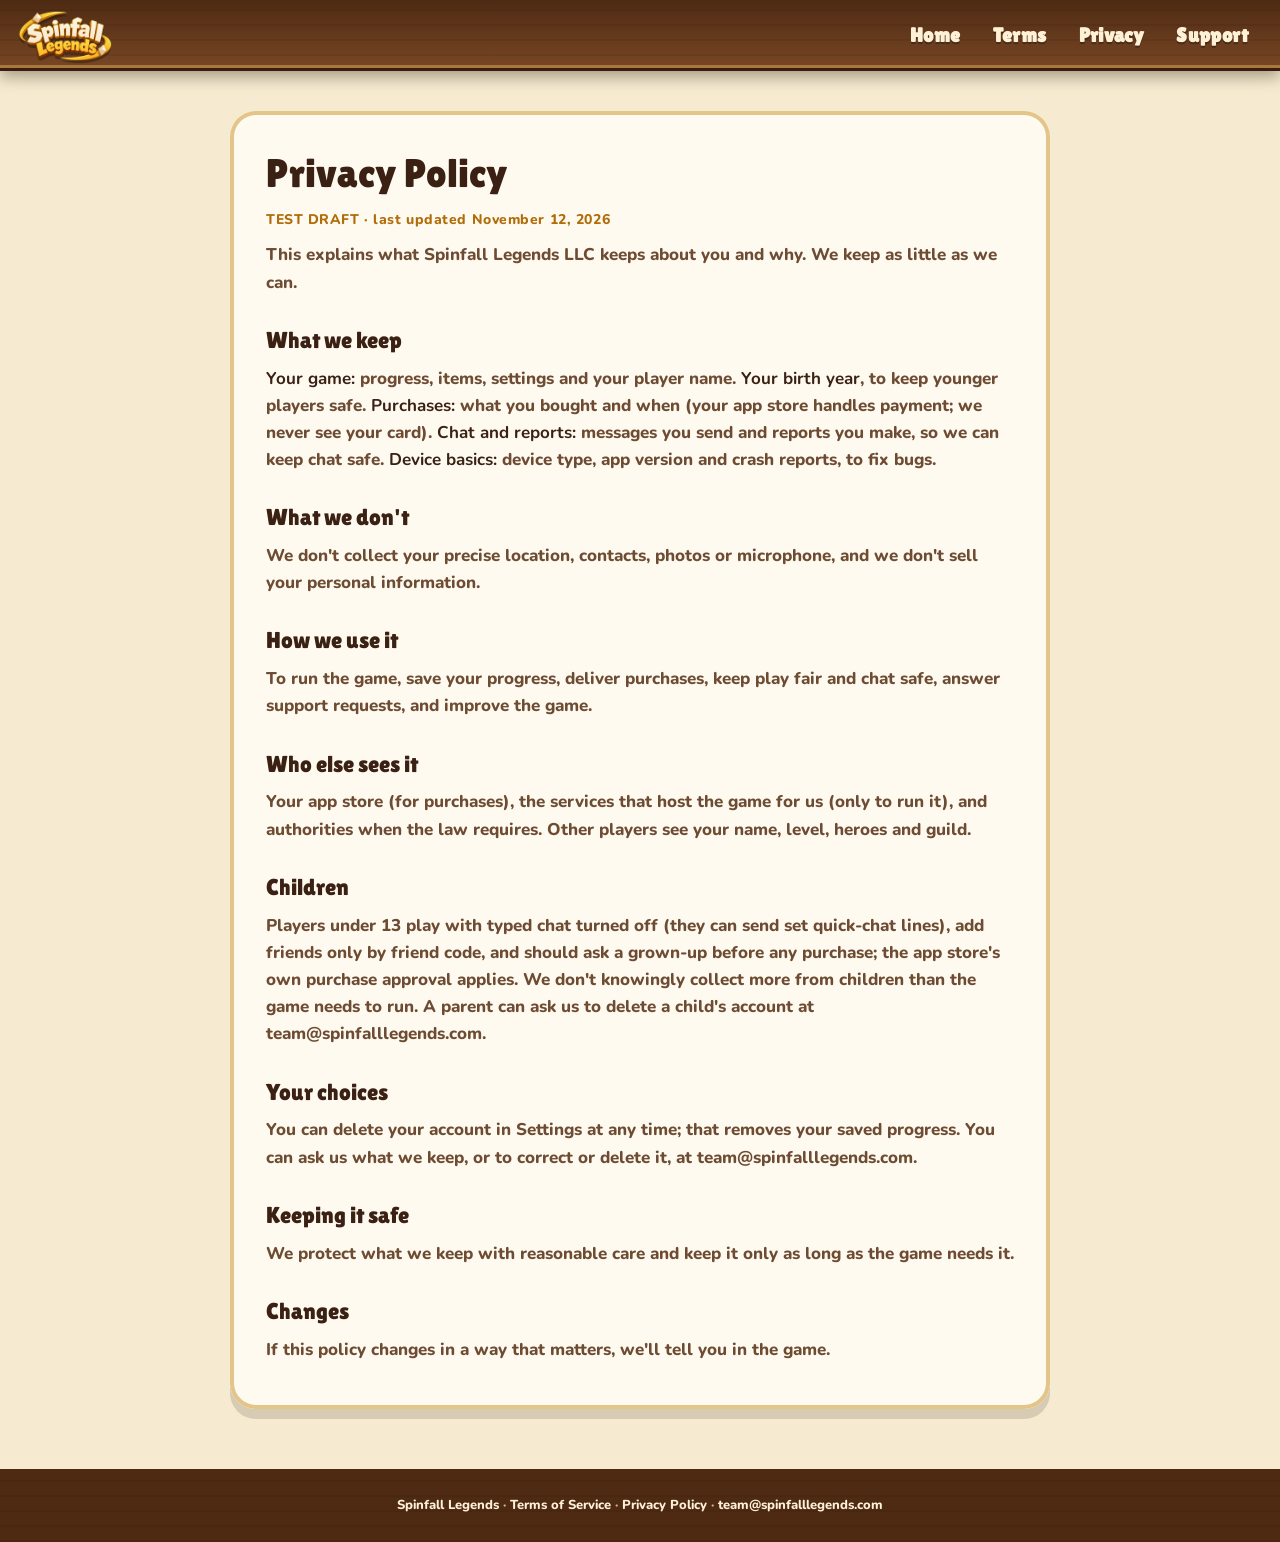
<file: privacy.html>
<!doctype html>
<html lang="en">
<head>
<meta charset="utf-8">
<meta name="viewport" content="width=device-width, initial-scale=1">
<title>Privacy Policy · Spinfall Legends</title>
<meta name="theme-color" content="#4e2a13">
<link rel="icon" type="image/png" sizes="32x32" href="img/favicon-32.png?v=2">
<link rel="preconnect" href="https://fonts.googleapis.com">
<link rel="preconnect" href="https://fonts.gstatic.com" crossorigin>
<link rel="stylesheet" href="https://fonts.googleapis.com/css2?family=Lilita+One&family=Nunito:wght@700;800;900&display=swap">
<link rel="stylesheet" href="style.css?v=553">
</head>
<body class="legalpage">
<!-- made by tools/site/data.js from the game's own Terms and Privacy text (src/js/14c_legal.js): edit them there, not here -->
<header class="topbar"><a class="tb-logo" href="index.html" aria-label="Spinfall Legends home"><img src="img/logo-small.png" alt="Spinfall Legends"></a>
  <nav class="tb-nav" aria-label="Pages"><a href="index.html">Home</a><a href="terms.html">Terms</a><a href="privacy.html">Privacy</a><a href="mailto:team@spinfalllegends.com">Support</a></nav></header>
<main class="legal"><div class="legal-card"><h3>Privacy Policy</h3><p class="lgdraft">TEST DRAFT · last updated November 12, 2026</p>
<p>This explains what Spinfall Legends LLC keeps about you and why. We keep as little as we can.</p>
<h4>What we keep</h4><p><b>Your game:</b> progress, items, settings and your player name. <b>Your birth year</b>, to keep younger players safe. <b>Purchases:</b> what you bought and when (your app store handles payment; we never see your card). <b>Chat and reports:</b> messages you send and reports you make, so we can keep chat safe. <b>Device basics:</b> device type, app version and crash reports, to fix bugs.</p>
<h4>What we don't</h4><p>We don't collect your precise location, contacts, photos or microphone, and we don't sell your personal information.</p>
<h4>How we use it</h4><p>To run the game, save your progress, deliver purchases, keep play fair and chat safe, answer support requests, and improve the game.</p>
<h4>Who else sees it</h4><p>Your app store (for purchases), the services that host the game for us (only to run it), and authorities when the law requires. Other players see your name, level, heroes and guild.</p>
<h4>Children</h4><p>Players under 13 play with typed chat turned off (they can send set quick-chat lines), add friends only by friend code, and should ask a grown-up before any purchase; the app store's own purchase approval applies. We don't knowingly collect more from children than the game needs to run. A parent can ask us to delete a child's account at team@spinfalllegends.com.</p>
<h4>Your choices</h4><p>You can delete your account in Settings at any time; that removes your saved progress. You can ask us what we keep, or to correct or delete it, at team@spinfalllegends.com.</p>
<h4>Keeping it safe</h4><p>We protect what we keep with reasonable care and keep it only as long as the game needs it.</p>
<h4>Changes</h4><p>If this policy changes in a way that matters, we'll tell you in the game.</p></div></main>
<footer class="foot"><p class="foot-small"><a href="index.html">Spinfall Legends</a> · <a href="terms.html">Terms of Service</a> · <a href="privacy.html">Privacy Policy</a> · <a href="mailto:team@spinfalllegends.com">team@spinfalllegends.com</a></p></footer>
</body>
</html>
</file>
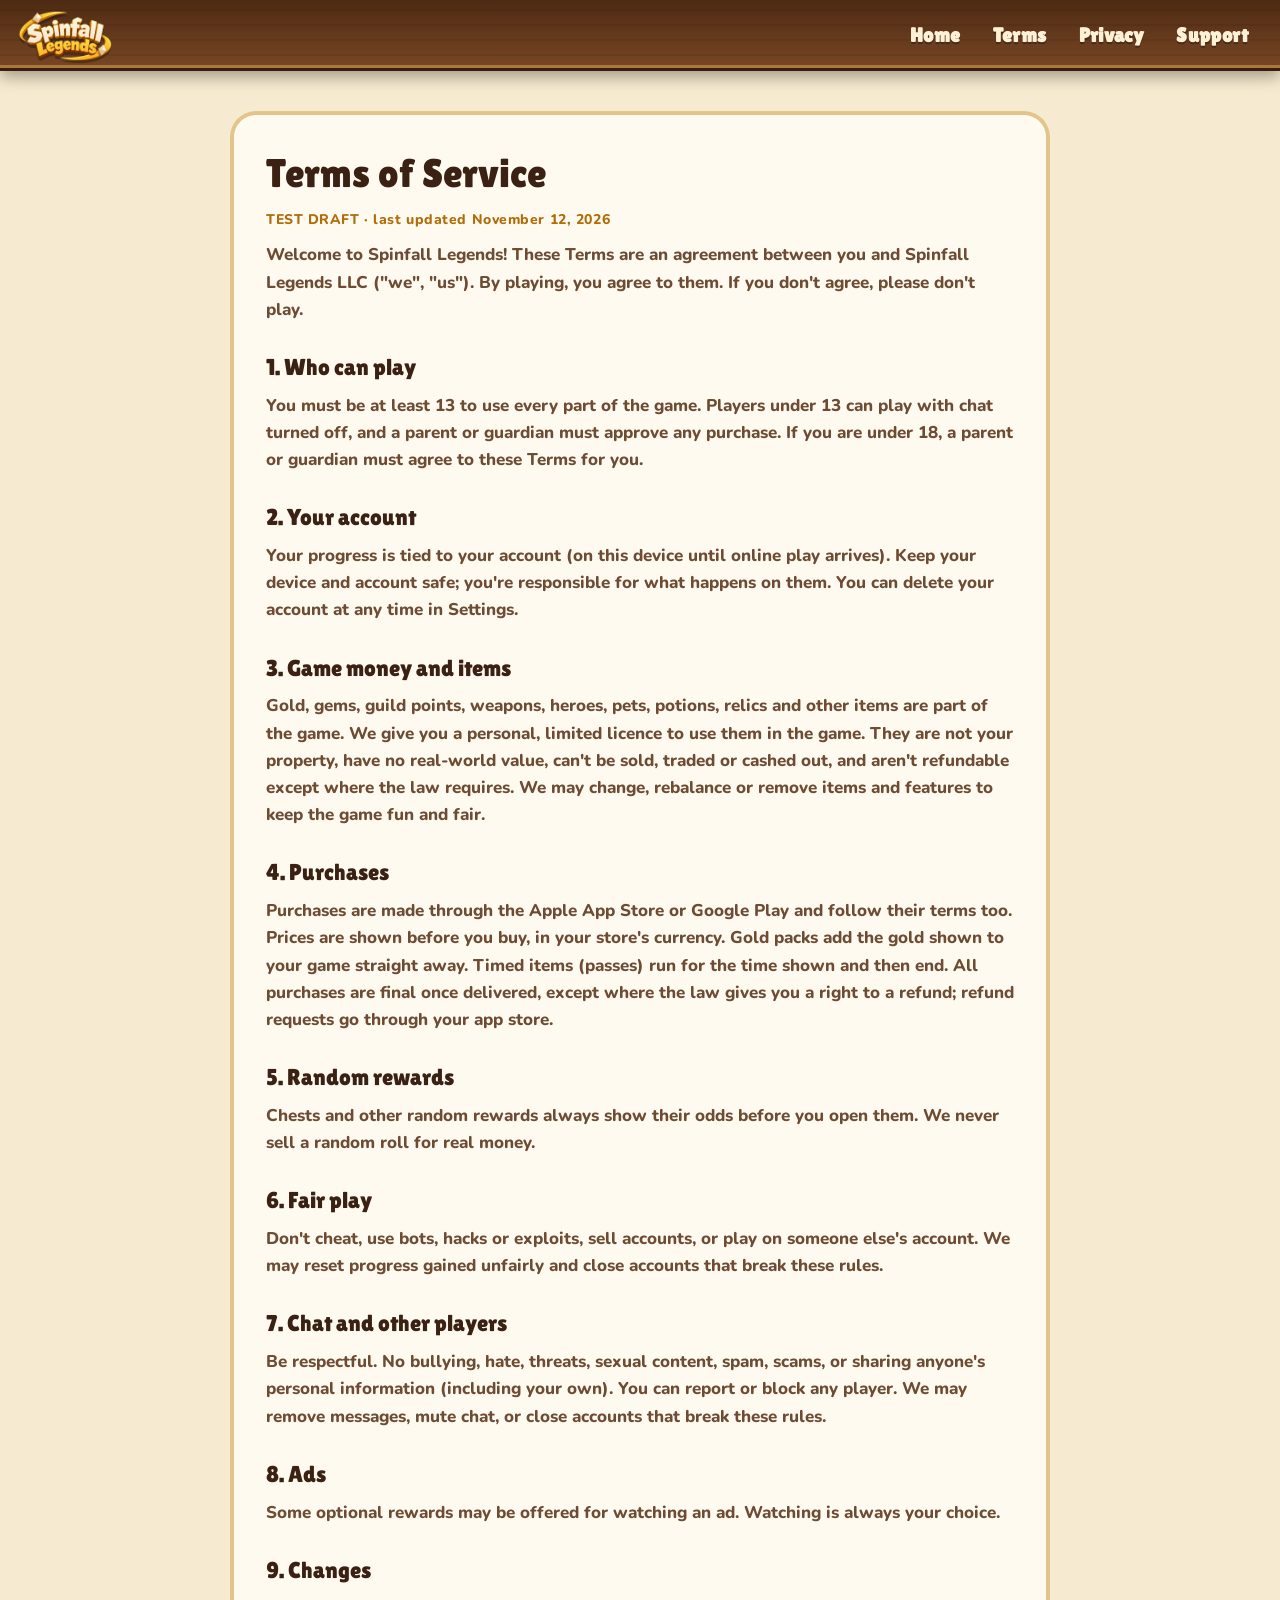
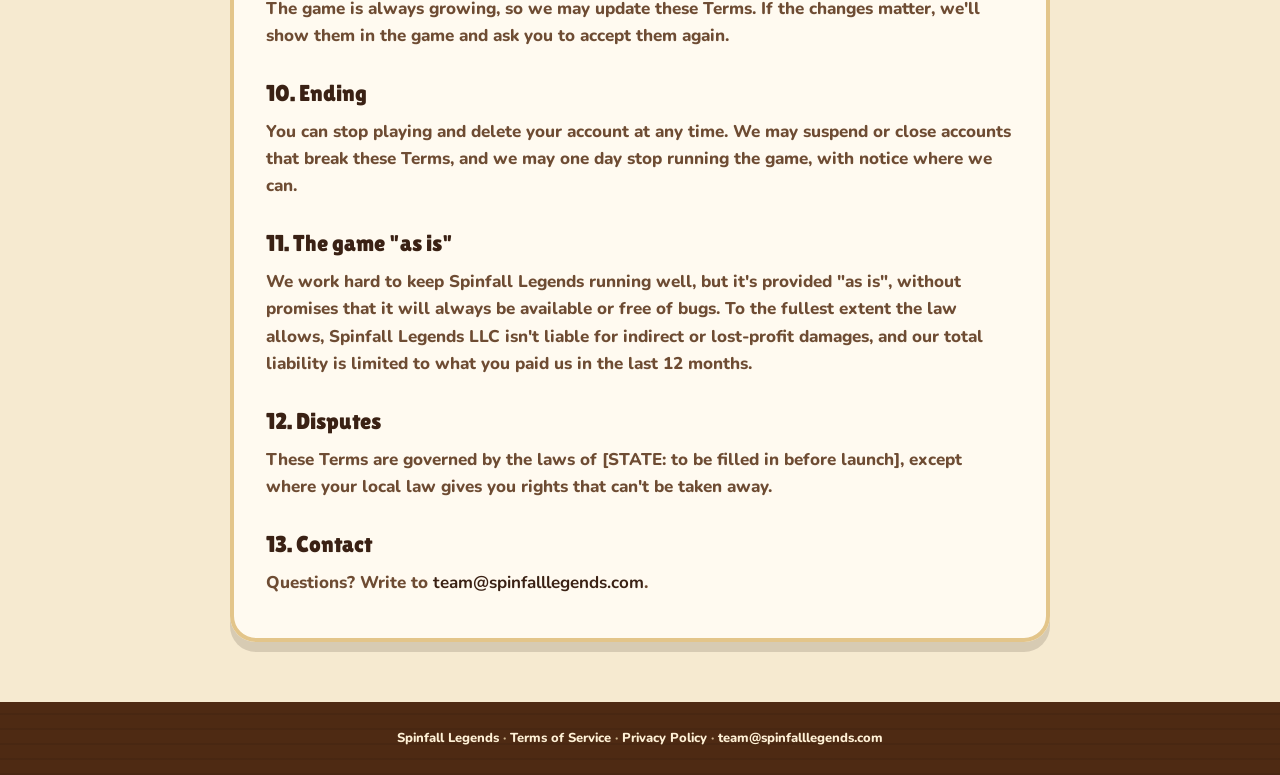
<file: terms.html>
<!doctype html>
<html lang="en">
<head>
<meta charset="utf-8">
<meta name="viewport" content="width=device-width, initial-scale=1">
<title>Terms of Service · Spinfall Legends</title>
<meta name="theme-color" content="#4e2a13">
<link rel="icon" type="image/png" sizes="32x32" href="img/favicon-32.png?v=2">
<link rel="preconnect" href="https://fonts.googleapis.com">
<link rel="preconnect" href="https://fonts.gstatic.com" crossorigin>
<link rel="stylesheet" href="https://fonts.googleapis.com/css2?family=Lilita+One&family=Nunito:wght@700;800;900&display=swap">
<link rel="stylesheet" href="style.css?v=553">
</head>
<body class="legalpage">
<!-- made by tools/site/data.js from the game's own Terms and Privacy text (src/js/14c_legal.js): edit them there, not here -->
<header class="topbar"><a class="tb-logo" href="index.html" aria-label="Spinfall Legends home"><img src="img/logo-small.png" alt="Spinfall Legends"></a>
  <nav class="tb-nav" aria-label="Pages"><a href="index.html">Home</a><a href="terms.html">Terms</a><a href="privacy.html">Privacy</a><a href="mailto:team@spinfalllegends.com">Support</a></nav></header>
<main class="legal"><div class="legal-card"><h3>Terms of Service</h3><p class="lgdraft">TEST DRAFT · last updated November 12, 2026</p>
<p>Welcome to Spinfall Legends! These Terms are an agreement between you and Spinfall Legends LLC ("we", "us"). By playing, you agree to them. If you don't agree, please don't play.</p>
<h4>1. Who can play</h4><p>You must be at least 13 to use every part of the game. Players under 13 can play with chat turned off, and a parent or guardian must approve any purchase. If you are under 18, a parent or guardian must agree to these Terms for you.</p>
<h4>2. Your account</h4><p>Your progress is tied to your account (on this device until online play arrives). Keep your device and account safe; you're responsible for what happens on them. You can delete your account at any time in Settings.</p>
<h4>3. Game money and items</h4><p>Gold, gems, guild points, weapons, heroes, pets, potions, relics and other items are part of the game. We give you a personal, limited licence to use them in the game. They are not your property, have no real-world value, can't be sold, traded or cashed out, and aren't refundable except where the law requires. We may change, rebalance or remove items and features to keep the game fun and fair.</p>
<h4>4. Purchases</h4><p>Purchases are made through the Apple App Store or Google Play and follow their terms too. Prices are shown before you buy, in your store's currency. Gold packs add the gold shown to your game straight away. Timed items (passes) run for the time shown and then end. All purchases are final once delivered, except where the law gives you a right to a refund; refund requests go through your app store.</p>
<h4>5. Random rewards</h4><p>Chests and other random rewards always show their odds before you open them. We never sell a random roll for real money.</p>
<h4>6. Fair play</h4><p>Don't cheat, use bots, hacks or exploits, sell accounts, or play on someone else's account. We may reset progress gained unfairly and close accounts that break these rules.</p>
<h4>7. Chat and other players</h4><p>Be respectful. No bullying, hate, threats, sexual content, spam, scams, or sharing anyone's personal information (including your own). You can report or block any player. We may remove messages, mute chat, or close accounts that break these rules.</p>
<h4>8. Ads</h4><p>Some optional rewards may be offered for watching an ad. Watching is always your choice.</p>
<h4>9. Changes</h4><p>The game is always growing, so we may update these Terms. If the changes matter, we'll show them in the game and ask you to accept them again.</p>
<h4>10. Ending</h4><p>You can stop playing and delete your account at any time. We may suspend or close accounts that break these Terms, and we may one day stop running the game, with notice where we can.</p>
<h4>11. The game "as is"</h4><p>We work hard to keep Spinfall Legends running well, but it's provided "as is", without promises that it will always be available or free of bugs. To the fullest extent the law allows, Spinfall Legends LLC isn't liable for indirect or lost-profit damages, and our total liability is limited to what you paid us in the last 12 months.</p>
<h4>12. Disputes</h4><p>These Terms are governed by the laws of [STATE: to be filled in before launch], except where your local law gives you rights that can't be taken away.</p>
<h4>13. Contact</h4><p>Questions? Write to <b>team@spinfalllegends.com</b>.</p></div></main>
<footer class="foot"><p class="foot-small"><a href="index.html">Spinfall Legends</a> · <a href="terms.html">Terms of Service</a> · <a href="privacy.html">Privacy Policy</a> · <a href="mailto:team@spinfalllegends.com">team@spinfalllegends.com</a></p></footer>
</body>
</html>
</file>
<file: style.css>
/* Spinfall Legends' landing page (redone Oct 28): the game's own look (warm cream, brown ink, gold, the rarity colours) and fonts (Lilita One, Nunito) */
:root {
  --ink: #3a2114; --ink-2: #6e4c33; --cream: #fffaf0; --cream-2: #f6ead0; --cream-3: #efe0bf; --rim: #e3c58a;
  --gold: #ffd66b; --gold-2: #e8a41c; --leaf: #4fb43a; --night: #24140b; --sky: #4aa8f0;
  --common: #4f9be8; --rare: #9a5cd8; --legendary: #f0a92a;
  --display: "Lilita One", "Arial Rounded MT Bold", "Trebuchet MS", sans-serif; --body: "Nunito", "Trebuchet MS", system-ui, sans-serif;
}
* { box-sizing: border-box; }
/* the page never slides past its edges: no rubber-band gap at the top or bottom, nothing to drag sideways (Jake, Oct 28) */
html { scroll-behavior: smooth; overscroll-behavior: none; overflow-x: clip; background: var(--night); -webkit-text-size-adjust: 100%; }
body { margin: 0; background: var(--cream-2); color: var(--ink); font-family: var(--body); font-weight: 800; line-height: 1.5; overflow-x: clip; overscroll-behavior: none;
  -webkit-font-smoothing: antialiased; -webkit-tap-highlight-color: transparent; }
img { display: block; max-width: 100%; }
h2, h3, .sub, .lead, .tag, .soon p, figcaption { text-wrap: balance; }   /* (no lone word on a last line) */
a { color: inherit; }
h2 { margin: 0 0 14px; font-family: var(--display); font-weight: 400; font-size: clamp(34px, 5.2vw, 58px); line-height: 1.02; text-align: center; letter-spacing: .5px; }
h2 em { font-style: normal; color: var(--gold-2); }
h2 .num { color: var(--gold-2); -webkit-text-stroke: 2px var(--ink); paint-order: stroke fill; }
.sub { max-width: 720px; margin: 0 auto 44px; text-align: center; font-size: 19px; color: var(--ink-2); }
.sec { position: relative; padding: 96px 24px; }
.sec > :not(.amb) { position: relative; z-index: 1; }
.sec > * { max-width: 1180px; margin-left: auto; margin-right: auto; }

/* the top: Jake's banner of heroes with the logo in its sky, then the words under it on the cream */
.hero { position: relative; background: var(--cream-2); }
.hero-art { position: relative; overflow: hidden; height: clamp(360px, 52vw, 760px); background: #6ab9f2; }
.hero-bg { position: absolute; inset: 0; width: 100%; height: 100%; object-fit: cover; object-position: 50% 100%; }
.hero-art::after { content: ""; position: absolute; left: 0; right: 0; bottom: 0; height: 70px; background: linear-gradient(transparent, var(--cream-2)); }
.hero-logo { position: absolute; left: 50%; top: 5%; z-index: 2; width: min(520px, 46vw); transform: translateX(-50%); filter: drop-shadow(0 10px 14px rgba(30, 60, 100, .35)); animation: pop .7s cubic-bezier(.3, 1.5, .5, 1) both, bob 5s ease-in-out .7s infinite; }
@keyframes pop { from { transform: translateX(-50%) scale(.85); opacity: 0; } }
@keyframes bob { 50% { transform: translateX(-50%) translateY(-8px) rotate(-1deg); } }
.hero-in { position: relative; z-index: 2; max-width: 760px; margin: 0 auto; padding: 4px 24px 90px; text-align: center; }
.tag { margin: 0 0 6px; font-family: var(--display); font-size: clamp(32px, 4.4vw, 50px); line-height: 1.05; color: var(--ink); }
.lead { max-width: 580px; margin: 0 auto; font-size: 19px; color: var(--ink-2); }
.plat { display: inline-flex; align-items: center; gap: 10px; margin: 20px 0 0; padding: 10px 20px; border-radius: 18px; background: var(--cream);
  font-family: var(--display); font-size: 19px; box-shadow: inset 0 0 0 3px var(--rim), 0 6px 0 rgba(30, 16, 6, .2); }
.dot { width: 12px; height: 12px; border-radius: 50%; background: var(--leaf); box-shadow: 0 0 0 4px rgba(79, 180, 58, .25); animation: pulse 1.8s ease-in-out infinite; }
@keyframes pulse { 50% { box-shadow: 0 0 0 9px rgba(79, 180, 58, 0); } }

/* the counts strip */
.counts { position: relative; z-index: 3; display: grid; grid-template-columns: repeat(5, 1fr); gap: 14px; max-width: 1000px; margin: -46px auto 0; padding: 0 24px; }
.hero + .counts { margin-top: -50px; }
.counts div { padding: 20px 8px 16px; border-radius: 24px; background: var(--cream); text-align: center; box-shadow: inset 0 0 0 4px var(--rim), 0 8px 0 rgba(30, 16, 6, .18); }
.counts b { display: block; font-family: var(--display); font-weight: 400; font-size: 52px; line-height: 1; color: var(--gold-2); -webkit-text-stroke: 2px var(--ink); paint-order: stroke fill; }
.counts span { font-family: var(--display); font-size: 18px; color: var(--ink-2); letter-spacing: .5px; }

/* the battle shots: real arenas, posed in the game */
.shots { display: grid; grid-template-columns: repeat(3, 1fr); gap: 24px; }
.shot { position: relative; margin: 0; border-radius: 26px; overflow: hidden; background: var(--night); box-shadow: 0 0 0 5px var(--cream), 0 0 0 9px var(--rim), 0 16px 30px rgba(40, 22, 10, .3); }
.shot img { width: 100%; aspect-ratio: 4 / 5; object-fit: cover; }
.shot figcaption { position: absolute; left: 14px; bottom: 14px; right: 14px; padding: 12px 16px; border-radius: 18px; background: rgba(36, 20, 11, .82); color: #f6e6c6; font-size: 15px; backdrop-filter: blur(4px); }
.shot figcaption b { display: block; font-family: var(--display); font-weight: 400; font-size: 22px; color: #fff; }

/* a ball: the game's own head, sized by its SPR numbers so every face sits the same size in its circle */
.ball { --r: 48px; position: relative; display: block; width: calc(var(--r) * 2); height: calc(var(--r) * 2); border-radius: 50%; }
.ball img { position: absolute; left: 50%; top: 50%; width: calc(var(--r) * var(--ws)); max-width: none; transform: translate(-50%, calc(-50% + var(--r) * var(--oy))); }

/* the hero wall: every face on its rarity's colour */
.heroes { background: linear-gradient(var(--cream-2), var(--cream-3)); }
.facewall { display: flex; flex-wrap: wrap; justify-content: center; gap: 22px 14px; }
.hero-t { margin: 0; width: 118px; display: flex; flex-direction: column; align-items: center; gap: 8px; }
.hero-t .ball { --r: 46px; transition: transform .15s; }
.hero-t .ball::after { content: ""; position: absolute; left: 18%; right: 18%; bottom: -6%; height: 14%; border-radius: 50%; background: rgba(60, 35, 12, .18); z-index: -1; }
.hero-t:hover .ball { transform: translateY(-4px) scale(1.06); }
.hero-t[data-k="robin"] { margin-left: 26px; }   /* (his feather reaches past his ball: Jake, Oct 28) */
.hero-t figcaption { font-family: var(--display); font-size: 16px; text-align: center; line-height: 1.1; }
.r-common { --c: #9fcdf7; } .r-rare { --c: #cfaaf2; } .r-legendary { --c: #ffd98a; }
.legend { display: none; margin-top: 28px; text-align: center; font-family: var(--display); font-size: 17px; color: var(--ink-2); }
.legend i { display: inline-block; width: 16px; height: 16px; margin: 0 6px 0 18px; border-radius: 50%; vertical-align: -2px; background: var(--c); box-shadow: 0 0 0 2px var(--cream), 0 0 0 4px rgba(0,0,0,.15); }

/* the weapons rack: a row a rarity, each weapon tilted like the game's cards */
.rackrow { margin-bottom: 30px; }
.rackrow h3 { display: inline-flex; align-items: center; gap: 10px; margin: 0 0 14px; padding: 8px 18px; border-radius: 14px; background: var(--c); color: var(--ink); font-family: var(--display); font-weight: 400; font-size: 22px; box-shadow: inset 0 -3px 0 rgba(0, 0, 0, .15); }
.rackrow h3 small { font-size: 18px; opacity: .75; }
.wgrid { display: grid; grid-template-columns: repeat(auto-fill, minmax(92px, 1fr)); gap: 12px; }
.wpn { position: relative; margin: 0; aspect-ratio: 1; border-radius: 20px; background: var(--cream); box-shadow: inset 0 0 0 4px var(--c), 0 5px 0 rgba(40, 22, 10, .15); transition: transform .15s; }
.wpn:hover { transform: translateY(-3px) rotate(-2deg); }
.wpn[data-k="krakeneye"] img { width: 58%; height: 58%; }
.wpn img { position: absolute; left: 50%; top: 50%; width: 72%; height: 72%; object-fit: contain; transform: translate(-50%, -50%) rotate(30deg); filter: drop-shadow(0 4px 3px rgba(40, 22, 10, .3)); }

/* the ten lands, each its adventure map page */
.weapons { background: linear-gradient(var(--cream-3), var(--cream-2)); }
.world { background: linear-gradient(var(--cream-2), var(--cream-3)); }
.lands { display: grid; grid-template-columns: repeat(5, 1fr); gap: 18px; }
.land { margin: 0; position: relative; border-radius: 22px; overflow: hidden; background: #f3e3c3; box-shadow: 0 0 0 4px var(--cream), 0 0 0 7px var(--rim), 0 10px 18px rgba(40, 22, 10, .2); }
.land img { width: 100%; aspect-ratio: 540 / 760; object-fit: cover; object-position: 50% 30%; }
.land figcaption { position: absolute; left: 0; right: 0; bottom: 0; padding: 40px 12px 12px; background: linear-gradient(transparent, rgba(36, 20, 11, .9) 45%); color: #f3e2c0; font-size: 12px; line-height: 1.25; }
.land small { display: block; font-family: var(--display); font-size: 14px; color: var(--gold); letter-spacing: .5px; }
.land b { display: block; font-family: var(--display); font-weight: 400; font-size: 20px; color: #fff; line-height: 1.05; margin: 2px 0 4px; }

/* the bosses */
.bosses { background: linear-gradient(#3b1c10, #24140b); color: #f6e6c6; }
.bosses h2 { color: #fff; } .bosses .sub { color: #e7cfa8; }
.tiers { display: flex; flex-direction: column; gap: 44px; }
.tier h3 { display: flex; align-items: baseline; justify-content: center; flex-wrap: wrap; gap: 4px 12px; margin: 0 0 20px; font-weight: 400; text-align: center; }
.tier h3 b { font-family: var(--display); font-weight: 400; font-size: 30px; color: #fff; }
.tier h3 .tcount { font-family: var(--display); font-size: 30px; color: var(--gold); }
.tier h3 small { flex-basis: 100%; font-size: 16px; color: #d9bd95; }
.tierrow { display: flex; flex-wrap: wrap; justify-content: center; gap: 18px 10px; }
.boss { margin: 0; display: flex; flex-direction: column; align-items: center; gap: 10px; }
.boss figcaption { font-family: var(--display); font-size: 15px; text-align: center; line-height: 1.1; color: #fff1d6; }
.tier .ball { filter: drop-shadow(0 6px 8px rgba(0, 0, 0, .45)); }
.tier.xl .boss { width: 140px; } .tier.xl .ball { --r: 56px; }
.tier.lg .boss { width: 124px; } .tier.lg .ball { --r: 48px; }
.tier.md .boss { width: 96px; } .tier.md .ball { --r: 34px; } .tier.md figcaption { font-size: 12px; color: #d9bd95; }
.tier.sm .tierrow { gap: 14px 10px; } .tier.sm .boss { width: 64px; } .tier.sm .ball { --r: 26px; }
.tier.xl h3, .tier.lg h3 { margin-bottom: 40px; }
.tier.xl .tierrow { max-width: 800px; margin: 0 auto; row-gap: 52px; } .tier.lg .tierrow { max-width: 720px; margin: 0 auto; row-gap: 46px; } .tier.md .tierrow { row-gap: 34px; }   /* (five a row, two rows: tens split evenly, and a head never covers the name above it) */ .tier.md h3 { margin-bottom: 30px; }
.tier + .tier { padding-top: 36px; border-top: 2px dashed rgba(255, 214, 107, .2); }
/* shared: a picture beside its words */
.split { display: grid; grid-template-columns: 1fr 1.1fr; gap: 50px; align-items: center; }
.split.rev { grid-template-columns: 1.1fr 1fr; }
h2.left, .sub.left { text-align: left; margin-left: 0; }
.split-art { display: grid; place-items: center; }
/* pets */
.pets { background: linear-gradient(var(--cream-2), var(--cream-3)); }
.petrow { display: flex; flex-wrap: wrap; justify-content: center; gap: 24px 18px; }
.pet { margin: 0; width: 132px; display: flex; flex-direction: column; align-items: center; gap: 8px; }
.petart { position: relative; width: 112px; height: 112px; }
.petface { position: absolute; left: 8px; top: 8px; width: 88px; height: 88px; object-fit: contain; filter: drop-shadow(0 5px 4px rgba(60, 35, 12, .3)); }
.petw { position: absolute; right: -6px; bottom: 0; width: 54px; height: 54px; object-fit: contain; transform: rotate(18deg); filter: drop-shadow(0 3px 2px rgba(60, 35, 12, .3)); }
.pet figcaption { font-family: var(--display); font-size: 16px; text-align: center; line-height: 1.1; }
/* the Wanted */
.wanted { background: linear-gradient(#5a2f12, #3b1c10); color: #f6e6c6; }
.wanted h2 { color: #fff; } .wanted .sub { color: #e7cfa8; }
.board { width: min(440px, 90%); filter: drop-shadow(0 16px 20px rgba(0, 0, 0, .45)); transform: rotate(-3deg); }
.wantedrow { display: flex; flex-wrap: wrap; gap: 16px 12px; }
.wantedcard { margin: 0; width: 104px; display: flex; flex-direction: column; align-items: center; gap: 8px; }
.wantedcard .ball { --r: 40px; filter: drop-shadow(0 6px 6px rgba(0, 0, 0, .45)); }
.wantedcard figcaption { font-family: var(--display); font-size: 15px; text-align: center; line-height: 1.1; color: #ffd66b; }
/* the Brew Station */
.brew { background: linear-gradient(var(--cream-2), #eedcf3); }
.brewart { position: relative; height: 380px; }
.brewer { position: absolute; left: 50%; bottom: 0; width: 300px; transform: translateX(-62%); filter: drop-shadow(0 12px 14px rgba(60, 30, 80, .3)); }
.cauldron { position: absolute; left: 50%; bottom: 0; width: 210px; transform: translateX(18%); filter: drop-shadow(0 10px 12px rgba(60, 30, 80, .3)); }
.potrow { display: flex; flex-wrap: wrap; gap: 6px; }
.potrow img { width: 56px; height: 56px; object-fit: contain; filter: drop-shadow(0 3px 2px rgba(60, 35, 12, .3)); }
.ingrow { display: flex; flex-wrap: wrap; justify-content: center; gap: 8px; margin-top: 40px; }
.ingrow img { width: 46px; height: 46px; object-fit: contain; padding: 4px; border-radius: 14px; background: var(--cream); box-shadow: inset 0 0 0 2px #e6cfe9; }
/* the Memory Rift and relics */
.rift { background: radial-gradient(ellipse at 28% 30%, rgba(130, 80, 200, .5), transparent 60%), radial-gradient(ellipse at 80% 80%, rgba(90, 50, 160, .35), transparent 55%), linear-gradient(#3a2163, #23123d); color: #eadcff; }
.rift h2, .rift .relich { color: #fff; } .rift h2 em { color: #c9a8ff; } .rift .sub { color: #d5c4f0; }
.riftart img { width: 100%; max-width: 520px; border-radius: 26px; box-shadow: 0 0 0 5px #c9a8ff, 0 0 40px rgba(170, 120, 255, .45); }
.relich { margin: 70px 0 10px; font-family: var(--display); font-weight: 400; font-size: clamp(30px, 4.4vw, 46px); text-align: center; }
.relicrow { display: grid; grid-template-columns: repeat(10, minmax(0, 1fr)); gap: 12px; }
.relic { position: relative; margin: 0; aspect-ratio: 1; border-radius: 20px; background: rgba(255, 255, 255, .08); box-shadow: inset 0 0 0 3px rgba(201, 168, 255, .45); }
.relic.glob { box-shadow: inset 0 0 0 3px rgba(255, 214, 107, .6); }
.relic img { position: absolute; left: 12%; top: 12%; width: 76%; height: 76%; object-fit: contain; filter: drop-shadow(0 4px 4px rgba(0, 0, 0, .4)); }

/* better together */
.tog { display: grid; grid-template-columns: 1fr 1fr; gap: 50px; align-items: center; }
.tog h2 { text-align: left; }
.tog-shot { border-radius: 26px; overflow: hidden; box-shadow: 0 0 0 5px var(--cream), 0 0 0 9px var(--rim), 0 16px 30px rgba(40, 22, 10, .3); }
.ticks { margin: 0; padding: 0; list-style: none; display: flex; flex-direction: column; gap: 14px; }
.ticks li { position: relative; padding: 12px 16px 12px 52px; border-radius: 18px; background: var(--cream); box-shadow: inset 0 0 0 3px #ecdab5; font-size: 17px; color: var(--ink-2); }
.ticks li::before { content: ""; position: absolute; left: 14px; top: 13px; width: 24px; height: 24px; border-radius: 50%; background: var(--leaf); box-shadow: inset 0 -3px 0 rgba(0, 0, 0, .2); }
.ticks li::after { content: ""; position: absolute; left: 22px; top: 18px; width: 6px; height: 11px; border: solid #fff; border-width: 0 3px 3px 0; transform: rotate(45deg); }
.ticks b { color: var(--ink); font-family: var(--display); font-weight: 400; font-size: 19px; }
.more { display: grid; grid-template-columns: 1fr 1fr; gap: 22px; margin-top: 50px; }

/* coming soon */
.soon { position: relative; overflow: hidden; padding: 90px 24px 100px; text-align: center; background: radial-gradient(ellipse 60% 40% at 50% 48%, rgba(255, 255, 255, .2), transparent 100%), linear-gradient(#6ab9f2, #3b8fdc); color: #fff; }
.soon > :not(.amb) { position: relative; z-index: 1; }
.soon-face { width: 150px; margin: 0 auto 14px; border-radius: 34px; box-shadow: 0 0 0 5px #fff, 0 14px 24px rgba(10, 40, 80, .4); }
.soon h2 { color: #fff; text-shadow: 0 4px 0 rgba(20, 50, 100, .4); }
.soon p { margin: 6px 0; font-size: 19px; }
.mail a { font-family: var(--display); color: var(--gold); }
/* Old Garrick's gift (Big Update 16): his face, "Start strong.", the code and COPY */
.gift { display: flex; align-items: center; gap: 22px; max-width: 620px; margin: 46px auto 0; padding: 22px 26px; text-align: left; background: rgba(255, 255, 255, .16); border: 3px solid rgba(255, 255, 255, .55); border-radius: 26px; box-shadow: 0 12px 26px rgba(10, 40, 80, .25); }
.gift-copy { flex: 1; min-width: 0; }
.gift-face { flex: none; width: 118px; height: auto; filter: drop-shadow(0 6px 8px rgba(10, 40, 80, .35)); }
.gift h3 { margin: 0 0 4px; font-family: var(--display); font-size: 30px; color: #fff; text-shadow: 0 3px 0 rgba(20, 50, 100, .4); }
.soon .gift p { margin: 0 0 12px; font-size: 17px; }
.gift-code { display: inline-flex; align-items: center; gap: 10px; padding: 6px 6px 6px 18px; background: #fff; border-radius: 16px; box-shadow: 0 4px 0 rgba(20, 50, 100, .3); }
.gift-code span { font-family: var(--display); font-size: 24px; letter-spacing: .06em; color: #24140b; user-select: all; }
.gift-code button { padding: 10px 18px; font: inherit; font-family: var(--display); font-size: 17px; color: #fff; background: linear-gradient(#5ccf4a, #2f9d2b); border: 0; border-radius: 12px; box-shadow: 0 3px 0 #1f6e1c; cursor: pointer; }
.gift-code button:active { transform: translateY(2px); box-shadow: 0 1px 0 #1f6e1c; }
.foot { padding: 34px 24px 40px; text-align: center; background: var(--night); color: #cdb48e; font-size: 14px; }
.foot img { height: 54px; width: auto; margin: 0 auto 10px; opacity: .9; }

/* the edges between sections: faceted shapes drawn by the page's script (a rocky ridge into the bosses, hills out of them, a torn poster,
   cauldron bubbles, magic sparkles, mist, clouds over the sky, a pine forest into the footer) */
.edge { position: relative; z-index: 2; height: clamp(54px, 8vw, 120px); margin: -1px 0; line-height: 0; }
.edge svg { display: block; width: 100%; height: 100%; }
/* floating things in a section, behind its content */
.amb { position: absolute; inset: 0; overflow: hidden; pointer-events: none; z-index: 0; container-type: size; }
.amb i { position: absolute; display: block; }
.amb-ember i { bottom: -12px; width: calc(7px * var(--s)); height: calc(7px * var(--s)); border-radius: 50%; background: radial-gradient(#fff2b0, #ffa53a 60%, #ff6a1f);
  box-shadow: 0 0 10px 3px rgba(255, 140, 40, .5); opacity: 0; animation: rise var(--t) linear var(--d) infinite; }
.amb-bubble i { bottom: -30px; width: calc(22px * var(--s)); height: calc(22px * var(--s)); border-radius: 50%; background: radial-gradient(circle at 32% 30%, rgba(255, 255, 255, .9) 0 14%, rgba(214, 180, 240, .28) 40%, rgba(170, 120, 220, .18));
  box-shadow: inset 0 0 0 2px rgba(180, 130, 220, .45); opacity: 0; animation: rise var(--t) ease-in var(--d) infinite; }
@keyframes rise { 0% { opacity: 0; transform: translate(0, 0); } 12% { opacity: .9; } 70% { opacity: .7; } 100% { opacity: 0; transform: translate(var(--x), -105cqh); } }
.amb-spark i { width: calc(16px * var(--s)); height: calc(16px * var(--s)); background: #f1e4ff; clip-path: polygon(50% 0, 62% 38%, 100% 50%, 62% 62%, 50% 100%, 38% 62%, 0 50%, 38% 38%);
  filter: drop-shadow(0 0 6px rgba(200, 160, 255, .9)); animation: twinkle var(--t) ease-in-out var(--d) infinite; }
@keyframes twinkle { 0%, 100% { opacity: 0; transform: scale(.3) rotate(0); } 50% { opacity: .95; transform: scale(1) rotate(45deg); } }
.amb-cloud i { left: -30%; width: calc(220px * var(--s)); height: calc(80px * var(--s)); background: rgba(255, 255, 255, .32);
  clip-path: polygon(4% 100%, 0 70%, 10% 46%, 24% 40%, 32% 14%, 50% 0, 66% 12%, 74% 34%, 90% 36%, 100% 64%, 96% 100%); animation: drift var(--t) linear var(--d) infinite; }
@keyframes drift { to { transform: translateX(170cqw); } }
/* rising into place as they scroll into view (the page's script adds .rv, then .in) */
.rv { opacity: 0; translate: 0 24px; scale: .96; transition: opacity .7s cubic-bezier(.2, .7, .2, 1) var(--d, 0ms), translate .7s cubic-bezier(.2, .7, .2, 1) var(--d, 0ms), scale .7s cubic-bezier(.2, .7, .2, 1) var(--d, 0ms); }
.rv.in { opacity: 1; translate: none; scale: none; }

/* THE POP-UP CARDS: tap anything with .tap; a card in the middle on a computer, a sheet from the bottom on a phone.
   Bigger and calmer (Jake, Oct 29): no red-tinted columns; a switch shows the red star or veteran numbers, each with what it gained in green */
.tap { cursor: pointer; outline: none; }
.tap:focus-visible { box-shadow: 0 0 0 3px var(--cream), 0 0 0 6px var(--gold-2); border-radius: 18px; }
.hint { display: flex; width: fit-content; max-width: 100%; align-items: center; gap: 12px; margin: -20px auto 34px; padding: 11px 20px 11px 14px; border-radius: 20px;
  background: var(--cream); box-shadow: inset 0 0 0 3px var(--rim), 0 5px 0 rgba(30, 16, 6, .14); font-family: var(--display); font-size: 19px; line-height: 1.2; color: var(--ink); text-align: left; }
.tapdot { position: relative; flex: none; width: 26px; height: 26px; border-radius: 50%; background: var(--gold-2); box-shadow: inset 0 -3px 0 rgba(0, 0, 0, .18); }
.tapdot::after { content: ""; position: absolute; inset: -2px; border-radius: 50%; border: 3px solid var(--gold-2); animation: tapring 1.8s ease-out infinite; }
@keyframes tapring { from { transform: scale(1); opacity: .9; } to { transform: scale(2); opacity: 0; } }
.hint.left { margin: 20px 0 0; }
.pop { position: fixed; inset: 0; z-index: 50; display: grid; place-items: center; padding: 24px; }
.pop[hidden] { display: none; }
.pop-bg { position: absolute; inset: 0; background: rgba(26, 14, 6, .55); backdrop-filter: blur(6px); -webkit-backdrop-filter: blur(6px); opacity: 0; transition: opacity .25s; }
.pop-card { position: relative; width: min(600px, 100%); max-height: min(860px, 90vh); display: flex; flex-direction: column; border-radius: 32px; background: var(--cream);
  box-shadow: inset 0 0 0 4px var(--rim), 0 30px 60px rgba(30, 14, 4, .45); opacity: 0; transform: translateY(18px) scale(.95); transition: opacity .25s, transform .3s cubic-bezier(.2, .9, .3, 1.15); }
.pop.on .pop-bg { opacity: 1; } .pop.on .pop-card { opacity: 1; transform: none; }
html.popped, html.popped body { overflow: hidden; }
.pop-grab { display: none; }
.pop-x { position: absolute; right: 16px; top: 16px; z-index: 2; width: 44px; height: 44px; border: 0; border-radius: 50%; background: var(--cream-3); color: var(--ink); font: 400 30px/1 var(--display); cursor: pointer; }
.pop-x:hover { background: var(--rim); }
.pop-body { overflow-y: auto; overscroll-behavior: contain; padding: 30px 30px 30px; }
.phead { display: flex; align-items: center; gap: 20px; margin: 0 44px 20px 0; }
.phead h3 { margin: 0 0 8px; font-family: var(--display); font-weight: 400; font-size: 34px; line-height: 1.02; }
/* the picture: always inside its box (a weapon turned 30 degrees fills at most 62%, so its corners stay in) */
.part { position: relative; flex: none; width: 124px; height: 124px; display: grid; place-items: center; overflow: hidden; border-radius: 30px; background: var(--c, #f3e5c8); box-shadow: inset 0 -5px 0 rgba(0, 0, 0, .08); }
.part img { max-width: none; }
.ball-art .ball { --r: 36px; }
.wpn-art img, .relic-art img, .pot-art img { position: absolute; inset: 0; margin: auto; }   /* (sized by the box itself: in its grid a % height had followed the picture, so a tall weapon drew at full size) */
.wpn-art img { width: 62%; height: 62%; object-fit: contain; transform: rotate(30deg); filter: drop-shadow(0 4px 3px rgba(40, 22, 10, .3)); }
.pet-art .petface { position: absolute; left: 12px; top: 12px; width: 82px; height: 82px; object-fit: contain; }
.pet-art .petw { position: absolute; right: 8px; bottom: 8px; width: 46px; height: 46px; object-fit: contain; transform: rotate(18deg); }
.relic-art { background: #3a2163; } .relic-art.glob { background: #4a2f12; }
.relic-art img, .pot-art img { width: 70%; height: 70%; object-fit: contain; filter: drop-shadow(0 4px 4px rgba(0, 0, 0, .35)); }
.pot-art { background: #eedcf3; }
.pchip { display: inline-block; padding: 4px 13px; border-radius: 11px; background: var(--c, var(--cream-3)); font-family: var(--display); font-size: 16px; color: var(--ink); }
.pab { margin: 0 0 12px; padding: 14px 16px; border-radius: 20px; background: #fff; box-shadow: inset 0 0 0 2px #efdcb4; }
.pab i { display: inline-block; margin-right: 8px; padding: 3px 9px; border-radius: 8px; background: var(--gold); font: normal 400 13px var(--display); letter-spacing: .6px; vertical-align: 2px; }
.pab.pas i { background: #cfe8ff; }
.pab b { font-family: var(--display); font-weight: 400; font-size: 21px; }
.pab p { margin: 6px 0 0; font-size: 17px; line-height: 1.5; color: var(--ink-2); }
.pab p b { font-family: var(--body); font-size: inherit; font-weight: 900; color: var(--ink); }
.pab mark { padding: 0 5px; border-radius: 6px; background: #e3f5d8; color: #2f7d22; font-weight: 900; }
.pnote { margin: 0 0 14px; font-size: 17px; line-height: 1.5; color: var(--ink-2); }
.psec { margin: 22px 0 10px; font-family: var(--display); font-weight: 400; font-size: 20px; }
.ptab { width: 100%; border-collapse: separate; border-spacing: 0; overflow: hidden; border-radius: 18px; background: #fff; border: 2px solid #efdcb4; font-size: 17px; }
.ptab th { padding: 11px 10px 8px; font: 400 15px var(--display); letter-spacing: .3px; color: var(--ink-2); text-align: center; background: #faf1de; }
.ptab td { padding: 10px; text-align: center; border-top: 1px solid #f3e6cb; color: var(--ink); vertical-align: middle; }
.ptab td:first-child, .ptab th:first-child { width: 1%; padding-left: 16px; padding-right: 14px; text-align: left; font-family: var(--display); font-weight: 400; color: var(--ink-2); white-space: nowrap; }
.ptab td:last-child:nth-child(2), .ptab th:last-child:nth-child(2) { text-align: left; }
.ptab td b { font-weight: 900; color: var(--ink); }
.ptab small.up { display: block; margin-top: 1px; font-size: 13px; font-weight: 900; color: #3a9a2c; }
.ptab tr.hot td { background: #fffaea; }
.stars { display: inline-flex; gap: 1px; vertical-align: -3px; } .stars img { flex: none; max-width: none; width: 18px; height: auto; }
th .stars img { width: 17px; }
.plist { display: flex; flex-direction: column; gap: 6px; margin-top: 8px; }
.plist > div { display: flex; align-items: center; gap: 12px; padding: 9px 14px; border-radius: 14px; background: #fff; box-shadow: inset 0 0 0 2px #efdcb4; }
.plist span { flex: none; min-width: 34px; font: 400 15px var(--display); color: var(--ink-2); }
.plist p { margin: 0; font-size: 15.5px; line-height: 1.35; color: var(--ink); }
.stars img.dim { opacity: .25; filter: grayscale(1); }
/* the switch */
.tgl { margin: 0; }
.ptog { display: flex; align-items: center; gap: 12px; margin: 0 0 12px; padding: 0; border: 0; background: none; font-family: var(--display); font-size: 18px; color: var(--ink); cursor: pointer; }
.ptog .stars img { width: 20px; }
.tsw { position: relative; flex: none; width: 54px; height: 32px; border-radius: 16px; background: #d9c7a3; box-shadow: inset 0 2px 3px rgba(0, 0, 0, .15); transition: background .2s; }
.tsw i { position: absolute; left: 3px; top: 3px; width: 26px; height: 26px; border-radius: 50%; background: #fff; box-shadow: 0 2px 4px rgba(0, 0, 0, .25); transition: transform .22s cubic-bezier(.3, 1.4, .5, 1); }
.ptog[aria-checked="true"] .tsw { background: #d23c2c; } .ptog[aria-checked="true"] .tsw i { transform: translateX(22px); }
.ptog:focus-visible .tsw { box-shadow: 0 0 0 3px var(--cream), 0 0 0 6px var(--gold-2); }
.tnote { margin: 0 0 10px; font-size: 15.5px; line-height: 1.45; color: var(--ink-2); }
.tnote b { color: var(--ink); }
.pfound { margin: 16px 0 0; font-size: 16px; color: var(--ink-2); }
.pfound b { display: inline-block; margin-right: 8px; padding: 3px 10px; border-radius: 8px; background: var(--cream-3); font: 400 14px var(--display); color: var(--ink); }

/* tablets and phones */
@media (max-width: 960px) {
  .shots { grid-template-columns: 1fr 1fr; }
  .counts { grid-template-columns: repeat(5, minmax(0, 1fr)); gap: 0; max-width: 720px; margin-top: -24px; padding: 0; width: calc(100% - 48px);
    border-radius: 26px; background: var(--cream); box-shadow: inset 0 0 0 4px var(--rim), 0 8px 0 rgba(30, 16, 6, .16); }
  .hero + .counts { margin-top: -40px; }
  .counts div { padding: 18px 2px 14px; border-radius: 0; background: none; box-shadow: none; position: relative; }
  .counts div + div::before { content: ""; position: absolute; left: 0; top: 22%; bottom: 22%; width: 2px; border-radius: 2px; background: #efdcb4; }
  .counts b { font-size: 40px; }
  .lands { grid-template-columns: repeat(3, 1fr); }
  .tog { grid-template-columns: 1fr; gap: 30px; } .tog h2 { text-align: center; }
  .split, .split.rev { grid-template-columns: 1fr; gap: 26px; } .split.rev .split-art { order: -1; }
  h2.left, .sub.left { text-align: center; margin-left: auto; } .wantedrow, .potrow { justify-content: center; }
  .relicrow { grid-template-columns: repeat(5, minmax(0, 1fr)); } .brewart { height: 300px; overflow: hidden; } .brewer { width: 220px; } .cauldron { width: 150px; }
}
/* phones: the banner shows all five heroes under a strip of its own sky for the logo; rows of pictures sit in tidy grids; the big
   screenshots and the lands become a row you swipe (each card peeks at the next) */
@media (max-width: 640px) {
  .sec { padding: 52px 16px; }
  h2 { font-size: clamp(30px, 8.6vw, 36px); margin-bottom: 10px; }
  .sub { font-size: 16px; margin-bottom: 30px; line-height: 1.55; }
  .hero-art { height: auto; padding-top: 29vw; background: #3fa5fd; }
  .hero-bg { position: relative; height: auto; aspect-ratio: 1726 / 911; -webkit-mask-image: linear-gradient(transparent, #000 16%); mask-image: linear-gradient(transparent, #000 16%); }
  .hero-art::after { height: 34px; }
  .hero-logo { width: 72vw; top: 5vw; }
  .hero-in { padding: 10px 20px 66px; }
  .tag { font-size: 32px; }
  .lead { font-size: 16px; line-height: 1.55; }
  .plat { margin-top: 18px; padding: 9px 16px; font-size: 15px; white-space: nowrap; gap: 9px; }
  .dot { width: 10px; height: 10px; }
  .counts { width: calc(100% - 32px); border-radius: 22px; }
  .counts div { padding: 14px 0 11px; }
  .counts b { font-size: 29px; -webkit-text-stroke: 1.5px var(--ink); }
  .counts span { font-size: 12.5px; letter-spacing: .2px; }
  .shots, .lands, .more { display: flex; gap: 14px; margin: 0 -16px; padding: 6px 16px 22px; overflow-x: auto; overscroll-behavior-x: contain;
    scroll-snap-type: x mandatory; scroll-padding: 0 16px; scrollbar-width: none; -webkit-overflow-scrolling: touch; }
  .shots::-webkit-scrollbar, .lands::-webkit-scrollbar, .more::-webkit-scrollbar { display: none; }
  .shots > *, .more > * { flex: 0 0 78%; scroll-snap-align: start; }
  .lands > * { flex: 0 0 58%; scroll-snap-align: start; }
  .more { margin-top: 36px; }
  .shot { box-shadow: 0 0 0 4px var(--cream), 0 0 0 7px var(--rim), 0 10px 18px rgba(40, 22, 10, .22); border-radius: 22px; }
  .shot figcaption { left: 10px; right: 10px; bottom: 10px; padding: 10px 12px; border-radius: 14px; font-size: 13px; }
  .shot figcaption b { font-size: 18px; }
  .land figcaption { font-size: 12px; padding: 50px 12px 12px; }
  .land b { font-size: 19px; }
  .facewall { display: grid; grid-template-columns: repeat(4, minmax(0, 1fr)); gap: 18px 4px; }
  .hero-t { width: auto; } .hero-t[data-k="robin"] { margin-left: 0; }
  .hero-t .ball { --r: 33px; } .hero-t figcaption { font-size: 12px; padding: 0 2px; }
  .rackrow { margin-bottom: 24px; } .rackrow h3 { font-size: 18px; padding: 6px 14px; } .rackrow h3 small { font-size: 15px; }
  .wgrid { grid-template-columns: repeat(5, minmax(0, 1fr)); gap: 7px; }
  .wpn { border-radius: 15px; box-shadow: inset 0 0 0 3px var(--c), 0 4px 0 rgba(40, 22, 10, .13); }
  .tiers { gap: 30px; }
  .tier + .tier { padding-top: 28px; }
  .tier h3, .tier.xl h3, .tier.lg h3, .tier.md h3 { margin-bottom: 18px; }
  .tier h3 b, .tier h3 .tcount { font-size: 24px; } .tier h3 small { font-size: 14px; }
  .tierrow, .tier.xl .tierrow, .tier.lg .tierrow, .tier.md .tierrow { display: grid; grid-template-columns: repeat(4, minmax(0, 1fr)); gap: 16px 4px; max-width: none; }
  .tier.sm .tierrow { grid-template-columns: repeat(6, minmax(0, 1fr)); gap: 14px 2px; justify-items: center; }
  .tier .boss, .tier.xl .boss, .tier.lg .boss, .tier.md .boss { width: auto; gap: 7px; }
  .tier.xl .ball, .tier.lg .ball { --r: 34px; } .tier.md .ball { --r: 30px; } .tier.sm .ball { --r: 20px; }
  .boss figcaption, .tier.md figcaption { font-size: 11.5px; padding: 0 2px; }
  .relicrow { grid-template-columns: repeat(5, minmax(0, 1fr)); gap: 8px; } .relic { border-radius: 16px; }
  .relich { margin-top: 40px; font-size: 28px; }
  .petrow { display: grid; grid-template-columns: repeat(4, minmax(0, 1fr)); gap: 16px 4px; }
  .pet { width: auto; } .petart { width: 76px; height: 76px; } .petface { left: 4px; top: 4px; width: 60px; height: 60px; } .petw { right: -4px; width: 36px; height: 36px; }
  .pet figcaption { font-size: 12px; }
  .board { width: min(320px, 86%); }
  .wantedrow { justify-content: center; gap: 16px 0; margin-top: 18px; }
  .wantedcard { width: 31%; } .wantedcard .ball { --r: 34px; } .wantedcard figcaption { font-size: 12.5px; }
  .brewart { height: 196px; } .brewer { width: 190px; } .cauldron { width: 130px; }
  .potrow { gap: 4px; } .potrow img { width: 48px; height: 48px; }
  .ingrow { display: grid; grid-template-columns: repeat(8, minmax(0, 1fr)); gap: 5px; margin-top: 30px; }
  .ingrow img { width: 100%; height: auto; aspect-ratio: 1; padding: 3px; border-radius: 10px; }
  .riftart img { border-radius: 20px; box-shadow: 0 0 0 4px #c9a8ff, 0 0 30px rgba(170, 120, 255, .4); }
  .tog-shot { border-radius: 22px; box-shadow: 0 0 0 4px var(--cream), 0 0 0 7px var(--rim), 0 10px 18px rgba(40, 22, 10, .22); }
  .ticks { gap: 10px; } .ticks li { font-size: 15px; padding: 11px 14px 11px 48px; } .ticks b { font-size: 17px; }
  .pop { padding: 0; place-items: end stretch; }
  .pop-card { width: 100%; max-height: 90vh; border-radius: 28px 28px 0 0; transform: translateY(100%); transition: opacity .2s, transform .32s cubic-bezier(.2, .8, .2, 1); padding-bottom: env(safe-area-inset-bottom); }
  .pop-grab { display: block; width: 44px; height: 5px; margin: 10px auto 0; border-radius: 3px; background: #e3cfa6; }
  .pop-body { padding: 16px 18px 26px; }
  .phead { gap: 16px; margin-bottom: 16px; } .phead h3 { font-size: 27px; } .part { width: 100px; height: 100px; border-radius: 24px; } .ball-art .ball { --r: 29px; }
  .pet-art .petface { left: 10px; top: 10px; width: 66px; height: 66px; } .pet-art .petw { width: 38px; height: 38px; }
  .pab p, .pnote { font-size: 16px; } .pab b { font-size: 19px; }
  .ptab { font-size: 15.5px; } .ptab th { font-size: 13.5px; padding: 9px 4px 7px; } .ptab td { padding: 9px 4px; } .ptab td:first-child, .ptab th:first-child { padding-left: 12px; padding-right: 8px; }
  .ptab.reds .stars img { width: 13px; } .ptab small.up { font-size: 12px; }
  .hint { margin: -12px auto 24px; font-size: 16.5px; padding: 10px 16px 10px 12px; gap: 10px; } .tapdot { width: 22px; height: 22px; }
  .soon { padding: 70px 20px 76px; } .soon-face { width: 116px; border-radius: 28px; } .soon p { font-size: 16px; }
  .gift { flex-direction: column; text-align: center; gap: 10px; padding: 20px 18px; } .gift-face { width: 96px; } .gift h3 { font-size: 26px; } .gift-code span { font-size: 20px; }
}
@media (prefers-reduced-motion: reduce) { .hero-logo, .dot, .amb i { animation: none; } .amb { display: none; } html { scroll-behavior: auto; } }

/* ===== Oct 30 (Jake): bosses as groups, more room, the ingredients' heading, calmer edges, Old Garrick's gift ===== */
/* a boss that fights as a group: its members side by side, the lead in front, one name centred under them */
.grp { display: flex; align-items: flex-end; justify-content: center; }
.grp .ball { --k: .84; flex: none; z-index: 1; width: calc(var(--r) * 2 * var(--k)); height: calc(var(--r) * 2 * var(--k)); }
.grp .ball img { width: calc(var(--r) * var(--k) * var(--ws)); transform: translate(-50%, calc(-50% + var(--r) * var(--k) * var(--oy))); }
.grp .ball.lead { --k: 1; z-index: 2; } .grp .ball.giant { --k: 1.22; } .grp .ball.minion { --k: .52; }
.grp .ball + .ball { margin-left: calc(var(--r) * -.42); }
.grp .ball.giant { margin-left: calc(var(--r) * -.3); } .grp .ball.minion { margin-left: calc(var(--r) * -.26); }
.tier .boss.group, .tier.lg .boss.group { width: auto; } .boss.group figcaption, .wantedcard.group figcaption { max-width: 220px; }
.rowbreak { flex-basis: 100%; height: 0; }
.tier.lg .tierrow { max-width: 900px; row-gap: 24px; }
/* the mini-bosses: room enough that no beard or crown touches the next head */
.tier.sm .tierrow { max-width: 1000px; margin: 0 auto; gap: 30px 22px; } .tier.sm .boss { width: 72px; } .tier.sm .ball { --r: 28px; }
/* the Wanted: more room, and its two groups */
.wantedrow { gap: 30px 26px; } .wantedcard.group { width: auto; min-width: 104px; }
/* the Brew Station: the potions' tap hint over the potions, and a heading over the ingredients */
.hint.left.pothint { margin: 24px 0 16px; }
.inghead { max-width: 660px; margin: 60px auto 0; text-align: center; }
.inghead h3 { margin: 0 0 6px; font-family: var(--display); font-weight: 400; font-size: 36px; line-height: 1.1; color: var(--ink); }
.inghead h3 .num { color: var(--gold-2); -webkit-text-stroke: 2px var(--ink); paint-order: stroke fill; }
.inghead p { margin: 0; font-size: 18px; color: var(--ink-2); }
.inghead + .ingrow { margin-top: 22px; }
/* the edges: stars twinkle in their band, clouds drift */
.edge .twk { transform-box: fill-box; transform-origin: center; animation: twk 3.2s ease-in-out infinite; }
.edge .twk:nth-of-type(3n) { animation-delay: -1.1s; } .edge .twk:nth-of-type(3n+1) { animation-delay: -2.2s; }
@keyframes twk { 50% { opacity: .55; transform: scale(.8); } }
.edge .drift { animation: cdrift var(--t) ease-in-out var(--d) infinite alternate; }
@keyframes cdrift { to { transform: translateX(var(--x)); } }
/* Old Garrick's gift: him, his weapon in its rare frame, and the code as a ticket of letter tiles */
.gift { max-width: 780px; gap: 30px; padding: 26px 32px 28px; }
.gift-art { flex: none; position: relative; width: 210px; height: 178px; }
.gift-art .gift-face { position: absolute; left: 0; top: 0; width: 150px; }
.gift-wpn { position: absolute; right: 0; bottom: 0; width: 108px; height: 108px; border-radius: 26px; background: var(--cream); --c: #cfaaf2;
  box-shadow: inset 0 0 0 5px var(--c), 0 6px 0 rgba(20, 50, 100, .3), 0 0 0 4px rgba(255, 255, 255, .5); cursor: pointer; transition: transform .15s; animation: gwbob 3.4s ease-in-out infinite; }
.gift-wpn:hover { transform: translateY(-3px) rotate(-3deg); }
@keyframes gwbob { 50% { translate: 0 -5px; } }
.gift-wpn img { position: absolute; inset: 0; margin: auto; width: 76%; height: 76%; object-fit: contain; filter: drop-shadow(0 4px 3px rgba(40, 22, 10, .3)); }
.gift-kick { display: block; margin-bottom: 2px; font-family: var(--display); font-size: 15px; letter-spacing: .12em; text-transform: uppercase; color: #ffe27a; text-shadow: 0 2px 0 rgba(20, 50, 100, .35); }
.gift-code { position: relative; overflow: hidden; display: flex; align-items: center; gap: 14px; width: fit-content; max-width: 100%; padding: 10px 10px 10px 16px;
  background: linear-gradient(#fff8e2, #f4e1b2); border-radius: 18px; box-shadow: inset 0 0 0 3px #fff, 0 0 0 3px #d9a948, 0 6px 0 rgba(20, 50, 100, .32); }
.gift-code::after { content: ""; position: absolute; top: -20%; bottom: -20%; width: 60px; left: -80px; background: linear-gradient(100deg, transparent, rgba(255, 255, 255, .45), transparent); animation: gshine 4.5s ease-in-out infinite; pointer-events: none; }
@keyframes gshine { 0%, 55% { left: -80px; } 85%, 100% { left: 110%; } }
.gc-tiles { display: flex; gap: 10px; user-select: all; }
.gcw { display: flex; gap: 3px; }
.gc-tiles i { display: grid; place-items: center; width: 27px; height: 36px; border-radius: 8px; font-style: normal; font-family: var(--display); font-size: 23px; line-height: 1;
  color: #ffd66b; background: linear-gradient(#5a2f12, #3b1c10); box-shadow: inset 0 -3px 0 rgba(0, 0, 0, .3), 0 3px 0 #24140b; }
.gift-code button { position: relative; z-index: 1; padding: 11px 18px; background: linear-gradient(#64b354, #3f8d36); box-shadow: 0 3px 0 #2a6524; }
.gift-code button:active { box-shadow: 0 1px 0 #2a6524; }
@media (max-width: 640px) {
  .tier.lg .tierrow { row-gap: 18px; }
  .rowbreak { display: none; }
  .tier .boss.group, .tier.lg .boss.group { grid-column: span 2; }
  .tier.sm .tierrow { grid-template-columns: repeat(5, minmax(0, 1fr)); gap: 22px 6px; } .tier.sm .boss { width: auto; } .tier.sm .ball { --r: 23px; }
  .wantedrow { gap: 22px 8px; } .wantedcard.group { width: auto; min-width: 0; }
  .hint.left.pothint { margin: 18px auto 12px; }
  .inghead { margin-top: 44px; } .inghead h3 { font-size: 28px; } .inghead p { font-size: 16px; }
  .gift { gap: 14px; }
  .gift-art { width: 190px; height: 160px; margin: 0 auto; } .gift-art .gift-face { width: 132px; } .gift-wpn { width: 96px; height: 96px; border-radius: 22px; }
  .gift-code { flex-wrap: wrap; justify-content: center; margin: 0 auto; padding: 12px; }
  .gc-tiles { gap: 7px; } .gc-tiles i { width: 22px; height: 30px; font-size: 19px; border-radius: 6px; } .gift-code button { flex-basis: 100%; }
}
@media (prefers-reduced-motion: reduce) { .edge .twk, .edge .drift, .gift-wpn, .gift-code::after { animation: none; } }
/* (the groups, second look: members spread so each face shows, a soft glow behind each group, more room around it and under it for the name) */
.grp { padding: 4px 12px 0; border-radius: 999px; background: radial-gradient(ellipse 60% 55% at 50% 62%, rgba(255, 214, 107, .16), transparent 72%); }
.grp .ball + .ball { margin-left: calc(var(--r) * -.16); } .grp .ball.giant { margin-left: calc(var(--r) * -.1); } .grp .ball.minion { margin-left: calc(var(--r) * -.1); }
.boss.group, .wantedcard.group { gap: 20px; }
.tier.lg .tierrow { max-width: 1060px; column-gap: 34px; }
@media (max-width: 640px) { .tier.lg .tierrow { column-gap: 4px; } .boss.group, .wantedcard.group { gap: 12px; } .grp { padding: 2px 4px 0; } }
/* a group's name always shows over the heads; on a phone a group is a little smaller so it fits its two columns */
.boss figcaption, .wantedcard figcaption { position: relative; z-index: 3; }
@media (max-width: 640px) { .tier.lg .boss.group .ball { --r: 27px; } .tier.lg .boss.group { gap: 16px; } .tier.lg .tierrow { row-gap: 26px; } }

/* ===== Oct 30 (Jake), part 2: the wooden header, the new banner and its cast, the news, the footer ===== */
/* the page's own background is the wood's dark brown, so pulling past the top or bottom on a phone shows wood, never a blank strip */
html { background: #4e2a13; }
section[id], .sec[id] { scroll-margin-top: 66px; }
.sr { position: absolute; width: 1px; height: 1px; overflow: hidden; clip: rect(0 0 0 0); white-space: nowrap; }
/* the header: a wooden plank across the top, every section one tap away */
.topbar { position: sticky; top: 0; z-index: 60; display: flex; align-items: center; gap: 14px; height: 62px; padding: 0 16px; box-sizing: border-box;
  background: repeating-linear-gradient(0deg, rgba(0, 0, 0, .07) 0 2px, transparent 2px 15px), linear-gradient(#4e2a13, #7a4825);
  box-shadow: inset 0 -3px 0 #3b1c10, inset 0 -6px 0 rgba(255, 214, 107, .35), 0 6px 14px rgba(30, 14, 4, .35); }
.tb-logo { flex: none; display: block; line-height: 0; } .tb-logo img { height: 44px; width: auto; filter: drop-shadow(0 3px 0 rgba(0, 0, 0, .3)); }
.tb-nav { flex: 1; min-width: 0; display: flex; justify-content: center; gap: 4px; overflow-x: auto; scrollbar-width: none; }
.tb-nav::-webkit-scrollbar { display: none; }
.tb-nav a { flex: none; padding: 7px 12px; border-radius: 14px; font-family: var(--display); font-size: 17px; letter-spacing: .02em; color: #fff1d6; text-decoration: none;
  text-shadow: 0 2px 0 rgba(0, 0, 0, .3); transition: background .15s, color .15s; }
.tb-nav a:hover { background: rgba(255, 241, 214, .14); }
.tb-nav a.on { color: #3b1c10; text-shadow: none; background: linear-gradient(#ffe08a, #f2b736); box-shadow: inset 0 -3px 0 rgba(150, 90, 10, .35); }
.tb-nav a.tb-gift { color: #fff; background: linear-gradient(#64b354, #3f8d36); box-shadow: inset 0 -3px 0 rgba(0, 0, 0, .2); margin-left: 6px; }
/* the banner: the painted meadow; the scene keeps the painting's shape and is cut from the top (the sky), so the cast always stands on the dirt */
.hero-art { background: #30a6fe; }
.scene { position: absolute; left: 50%; bottom: 0; width: max(100%, calc(clamp(360px, 52vw, 760px) * 1.9)); aspect-ratio: 1729 / 910; transform: translateX(-50%); container-type: inline-size; }
.scene .hero-bg { position: absolute; inset: 0; width: 100%; height: 100%; object-fit: cover; object-position: 50% 100%; }
.cast { position: absolute; inset: 0; }
.cm { --r: calc(5.3cqw * var(--s)); position: absolute; left: var(--x); bottom: 17%; width: calc(var(--r) * 2); height: calc(var(--r) * 2); transform: translateX(-50%); }
.cm-bob { position: relative; width: 100%; height: 100%; animation: cmbob calc(3.1s + var(--i) * .35s) ease-in-out calc(var(--i) * -.9s) infinite; transform-origin: 50% 100%; }
.cm .ball { --r: inherit; filter: drop-shadow(0 calc(var(--r) * .08) calc(var(--r) * .1) rgba(40, 60, 20, .35)); }
.cm-w { position: absolute; bottom: calc(var(--r) * .05); height: calc(var(--r) * 2.35); width: auto; max-width: none; filter: drop-shadow(0 4px 3px rgba(40, 22, 10, .3));
  animation: cmswing calc(2.6s + var(--i) * .3s) ease-in-out calc(var(--i) * -.7s) infinite; }
.cm.l .cm-w { right: calc(100% - var(--r) * .1); transform-origin: 70% 95%; --tilt: -16deg; }
.cm.r .cm-w { left: calc(100% - var(--r) * .1); transform-origin: 30% 95%; --tilt: 16deg; }
.cm-sh { position: absolute; left: 12%; right: 12%; bottom: calc(var(--r) * -.12); height: calc(var(--r) * .32); border-radius: 50%; background: rgba(70, 60, 20, .28);
  animation: cmsh calc(3.1s + var(--i) * .35s) ease-in-out calc(var(--i) * -.9s) infinite; }
@keyframes cmbob { 0%, 100% { transform: translateY(0) rotate(0); } 50% { transform: translateY(calc(var(--r) * -.16)) rotate(-2.5deg); } }
@keyframes cmsh { 50% { transform: scale(.82); opacity: .7; } }
@keyframes cmswing { 0%, 100% { transform: rotate(var(--tilt)); } 50% { transform: rotate(calc(var(--tilt) * 1.6)); } }
.hero-logo { top: 4%; }
/* the news */
.news { background: linear-gradient(var(--cream-2), var(--cream-3)); }
.newsgrid { display: grid; grid-template-columns: repeat(auto-fit, minmax(250px, 1fr)); gap: 20px; max-width: 1180px; margin: 0 auto; }
.post { display: flex; flex-direction: column; overflow: hidden; border-radius: 24px; background: var(--cream); box-shadow: inset 0 0 0 4px var(--rim), 0 8px 0 rgba(30, 16, 6, .16); }
.post-art { display: grid; place-items: center; height: 150px; background: radial-gradient(circle at 50% 60%, #fff3d2, #f1dcae); border-bottom: 4px solid var(--rim); }
.post-art img { max-width: 62%; max-height: 120px; object-fit: contain; filter: drop-shadow(0 6px 6px rgba(60, 35, 12, .25)); }
.post-in { padding: 14px 20px 20px; }
.post-meta { display: flex; align-items: center; gap: 10px; margin: 0 0 6px; font-size: 14px; color: var(--ink-2); }
.post-tag { padding: 3px 10px; border-radius: 10px; font-family: var(--display); font-size: 14px; letter-spacing: .03em; color: #fff; background: #4f9e47; }
.t-soon .post-tag { background: #3d7fb8; } .t-dev .post-tag { background: #8a4fa3; }
.post h3 { margin: 0 0 6px; font-family: var(--display); font-weight: 400; font-size: 24px; line-height: 1.15; color: var(--ink); }
.post p:last-child { margin: 0; font-size: 16px; color: var(--ink-2); }
.post.t-soon .post-art { background: radial-gradient(circle at 50% 60%, #d9eeff, #a9d3f5); }
.post.t-soon .post-art img { border-radius: 26px; max-height: 110px; }
/* the footer: the same wood as the header */
.foot { padding: 46px 24px 30px; text-align: left; color: #e7cfa8; font-size: 15px;
  background: repeating-linear-gradient(0deg, rgba(0, 0, 0, .07) 0 2px, transparent 2px 15px), #4e2a13; }
.foot-in { display: grid; grid-template-columns: 1.6fr 1fr 1fr 1fr; gap: 28px; max-width: 1080px; margin: 0 auto; }
.foot-brand img { height: 58px; width: auto; margin: 0 0 10px; opacity: 1; }
.foot-brand p { margin: 0; max-width: 300px; }
.foot-col { display: flex; flex-direction: column; gap: 8px; }
.foot-col h4 { margin: 0 0 4px; font-family: var(--display); font-weight: 400; font-size: 19px; color: var(--gold); letter-spacing: .02em; }
.foot a { color: #fff1d6; text-decoration: none; } .foot a:hover { color: var(--gold); text-decoration: underline; }
.foot-small { max-width: 1080px; margin: 34px auto 0; padding-top: 18px; border-top: 2px dashed rgba(255, 214, 107, .22); text-align: center; font-size: 13px; color: #cdb48e; line-height: 1.6; }
/* the Terms and Privacy pages */
.legalpage { background: var(--cream-2); }
.legalpage .tb-nav { justify-content: flex-end; }
.legal { padding: 40px 16px 60px; }
.legal-card { max-width: 820px; margin: 0 auto; padding: 30px 36px 36px; border-radius: 26px; background: var(--cream); box-shadow: inset 0 0 0 4px var(--rim), 0 10px 0 rgba(30, 16, 6, .14); font-size: 17px; line-height: 1.6; }
.legal-card h3 { margin: 0 0 4px; font-family: var(--display); font-weight: 400; font-size: 40px; color: var(--ink); }
.legal-card h4 { margin: 26px 0 6px; font-family: var(--display); font-weight: 400; font-size: 23px; color: var(--ink); }
.legal-card p { margin: 0 0 10px; color: var(--ink-2); } .legal-card b { color: var(--ink); }
.lgdraft { font-size: 14px; letter-spacing: .04em; color: #b06d0a !important; }
.legalpage .foot { text-align: center; padding: 26px 16px; } .legalpage .foot-small { margin: 0 auto; border: 0; padding: 0; }
@media (max-width: 960px) {
  .tb-nav { justify-content: flex-start; -webkit-mask-image: linear-gradient(90deg, #000 85%, transparent); mask-image: linear-gradient(90deg, #000 85%, transparent); }
  .foot-in { grid-template-columns: 1fr 1fr 1fr; } .foot-brand { grid-column: 1 / -1; text-align: center; } .foot-brand p { margin: 0 auto; }
}
@media (max-width: 640px) {
  .topbar { height: 54px; padding: 0 0 0 10px; gap: 6px; } .tb-logo img { height: 34px; } .tb-nav a { font-size: 15px; padding: 6px 10px; }
  section[id], .sec[id] { scroll-margin-top: 56px; }
  /* the phone banner: the logo over the sky, the meadow under it, the whole painting in view */
  .hero-art { height: auto; padding-top: 27vw; }
  .scene { position: relative; left: 0; bottom: auto; width: 100%; transform: none; }
  .scene .hero-bg { -webkit-mask-image: linear-gradient(transparent, #000 14%); mask-image: linear-gradient(transparent, #000 14%); }
  .cm { --r: calc(6.2cqw * var(--s)); bottom: 15%; }
  .newsgrid { grid-template-columns: 1fr; gap: 16px; }
  .post { flex-direction: row; } .post-art { flex: none; width: 112px; height: auto; border-bottom: 0; border-right: 4px solid var(--rim); } .post-art img { max-width: 80%; max-height: 90px; }
  .post-in { padding: 12px 14px 14px; } .post h3 { font-size: 20px; } .post p:last-child { font-size: 14.5px; }
  .foot { padding: 34px 18px 24px; } .foot-in { grid-template-columns: 1fr 1fr; gap: 22px 16px; } .foot-col:last-child { grid-column: 1 / -1; flex-direction: row; flex-wrap: wrap; gap: 8px 18px; } .foot-col:last-child h4 { flex-basis: 100%; }
  .legal-card { padding: 22px 18px 26px; font-size: 16px; } .legal-card h3 { font-size: 32px; }
}
@media (prefers-reduced-motion: reduce) { .cm-bob, .cm-w, .cm-sh { animation: none; } .cm.l .cm-w { transform: rotate(-16deg); } .cm.r .cm-w { transform: rotate(16deg); } }

/* ===== Oct 30 (Jake), part 3: the fight cards play their clips in turn; Better together's new wide pictures ===== */
.shots .shot { transition: transform .55s cubic-bezier(.3, 1.4, .5, 1), box-shadow .45s, filter .45s; }
.shots.cycling .shot:not(.play) { filter: saturate(.8) brightness(.9); }
.shots .shot.play { z-index: 2; transform: translateY(-16px) scale(1.05);
  box-shadow: 0 0 0 5px var(--cream), 0 0 0 9px var(--gold-2), 0 28px 44px rgba(40, 22, 10, .4); }
/* a small round play mark on a card that isn't playing; it fades while the card plays */
.shot-play { position: absolute; top: 14px; right: 14px; width: 44px; height: 44px; border-radius: 50%; background: rgba(36, 20, 11, .72); box-shadow: 0 0 0 3px rgba(255, 255, 255, .7);
  transition: opacity .35s; }
.shot-play::after { content: ""; position: absolute; left: 17px; top: 13px; border-left: 15px solid #fff; border-top: 9px solid transparent; border-bottom: 9px solid transparent; }
.shot.play .shot-play { opacity: 0; }
/* Better together: the guild boss picture wide, with a small label; the two lands below wide and calm */
.tog-shot { position: relative; }
.tog-shot img { width: 100%; aspect-ratio: 4 / 3; object-fit: cover; display: block; }
.tog-tag { position: absolute; left: 14px; bottom: 14px; padding: 7px 14px; border-radius: 14px; background: rgba(36, 20, 11, .8); color: #fff; font-family: var(--display); font-size: 16px; letter-spacing: .02em; }
.more .shot.wide img { aspect-ratio: 4 / 3; }
.more .shot.wide:nth-child(1) { transform: rotate(-1.2deg); } .more .shot.wide:nth-child(2) { transform: rotate(1.2deg); }
.more .shot.wide { transition: transform .3s; } .more .shot.wide:hover { transform: rotate(0) translateY(-4px); }
@media (max-width: 640px) {
  .shots .shot.play { transform: none; box-shadow: 0 0 0 4px var(--cream), 0 0 0 7px var(--gold-2), 0 10px 18px rgba(40, 22, 10, .3); }
  .shots.cycling .shot:not(.play) { filter: none; }
  .shot-play { top: 10px; right: 10px; width: 38px; height: 38px; } .shot-play::after { left: 15px; top: 11px; border-left-width: 13px; border-top-width: 8px; border-bottom-width: 8px; }
  .more .shot.wide:nth-child(n) { transform: none; }
  .tog-tag { left: 10px; bottom: 10px; font-size: 14px; padding: 6px 12px; }
}
@media (prefers-reduced-motion: reduce) { .shots .shot, .more .shot.wide { transition: none; } }
/* (Oct 30, second take) the two lands' captions sit UNDER their pictures, so no one in the picture is covered; the guild label in the top corner */
.more .shot.wide { display: flex; flex-direction: column; }
.more .shot.wide img { display: block; }
.more .shot.wide figcaption { position: static; border-radius: 0; backdrop-filter: none; background: var(--night); padding: 12px 18px 14px; }
.tog-tag { top: 14px; bottom: auto; }
@media (max-width: 640px) { .more .shot.wide figcaption { padding: 10px 14px 12px; } .tog-tag { top: 10px; } }
/* "And the map keeps growing" under the lands (Jake, Oct 30): a long road ahead */
.beyond { display: flex; align-items: center; gap: 22px; max-width: 860px; margin: 44px auto 0; padding: 20px 28px; border-radius: 26px; background: var(--cream);
  box-shadow: inset 0 0 0 3px var(--rim), 0 0 0 0 transparent, 0 8px 0 rgba(30, 16, 6, .12); background-image: repeating-linear-gradient(-45deg, rgba(232, 164, 28, .06) 0 14px, transparent 14px 28px); }
.beyond img { flex: none; width: 84px; height: 84px; object-fit: contain; filter: drop-shadow(0 5px 4px rgba(60, 35, 12, .25)); animation: bob2 4s ease-in-out infinite; }
@keyframes bob2 { 50% { transform: translateY(-6px) rotate(-3deg); } }
.beyond h3 { margin: 0 0 4px; font-family: var(--display); font-weight: 400; font-size: 28px; color: var(--ink); }
.beyond p { margin: 0; font-size: 17px; color: var(--ink-2); }
@media (max-width: 640px) { .beyond { flex-direction: column; text-align: center; gap: 10px; margin-top: 30px; padding: 18px 18px 20px; } .beyond img { width: 70px; height: 70px; } .beyond h3 { font-size: 24px; } .beyond p { font-size: 15.5px; } }
@media (prefers-reduced-motion: reduce) { .beyond img { animation: none; } }
/* (Oct 30) no intro block under the banner: the counts sit on the banner's lower edge, then the page goes on */
.hero { padding-bottom: 0; } .hero .hero-art::after { height: 120px; }
.hero + .counts { margin-top: -70px; margin-bottom: 10px; }
@media (max-width: 640px) { .hero .hero-art::after { height: 50px; } .hero + .counts { margin-top: -26px; } }

/* ===== Big Update 18 (Jake, Oct 31) ===== */
/* the wooden header bar about 15% bigger, links included, on PC and phone */
.topbar { height: 71px; gap: 16px; padding: 0 18px; }
.tb-logo img { height: 51px; }
.tb-nav a { font-size: 19.5px; padding: 8px 14px; border-radius: 16px; }
section[id], .sec[id] { scroll-margin-top: 76px; }
/* the stat bubbles sit BELOW the banner picture, not over it */
.counts, .hero + .counts { margin-top: 22px; }
/* HOW IT WORKS: four phone-shaped loops with the buttons on */
.howv { margin: 0 auto; width: min(100%, 460px, 54vh);   /* (54vh: on a laptop the words below stay on the screen with it) */ border-radius: 24px; overflow: hidden; background: var(--night); box-shadow: 0 0 0 5px var(--cream), 0 0 0 9px var(--rim), 0 14px 26px rgba(40, 22, 10, .28); }
.howv video { display: block; width: 100%; aspect-ratio: 4 / 5; object-fit: cover; }   /* (the whole picture, 640 x 800: nothing is cut off) */
/* the words under the video: all four sit in one spot, so the room for them never changes and the page doesn't jump when they switch */
.howcap { display: grid; max-width: 520px; margin: 24px auto 0; text-align: center; color: var(--ink-2); font-size: 18px; line-height: 1.3; }
.howcap p { grid-area: 1 / 1; margin: 0; opacity: 0; transition: opacity .18s; }
.howcap p.on { opacity: 1; }
.howcap b { display: block; font-family: var(--display); font-weight: 400; font-size: 32px; color: var(--ink); }
@media (max-width: 640px) {
  .topbar { height: 62px; padding: 0 0 0 12px; gap: 7px; } .tb-logo img { height: 39px; } .tb-nav a { font-size: 17px; padding: 7px 11.5px; }
  section[id], .sec[id] { scroll-margin-top: 66px; }
  .counts, .hero + .counts { margin-top: 14px; }
}

/* (Jake, Nov 5: the header was glitchy on phones) the fade at its right end is an overlay, not a mask on the scrolling links: a mask on a
   scrolling row flickers in Safari on iPhone while the page scrolls under the sticky bar; the row keeps its own sideways scroll to itself */
@media (max-width: 960px) {
  .tb-nav { -webkit-mask-image: none; mask-image: none; overscroll-behavior-x: contain; touch-action: pan-x; padding-right: 34px; }
  .topbar { overflow: hidden; }
  .topbar::after { content: ""; position: absolute; right: 0; top: 0; bottom: 6px; width: 46px; pointer-events: none; background: linear-gradient(90deg, rgba(122, 72, 37, 0), #6a3d1f 80%); }
}
</file>
